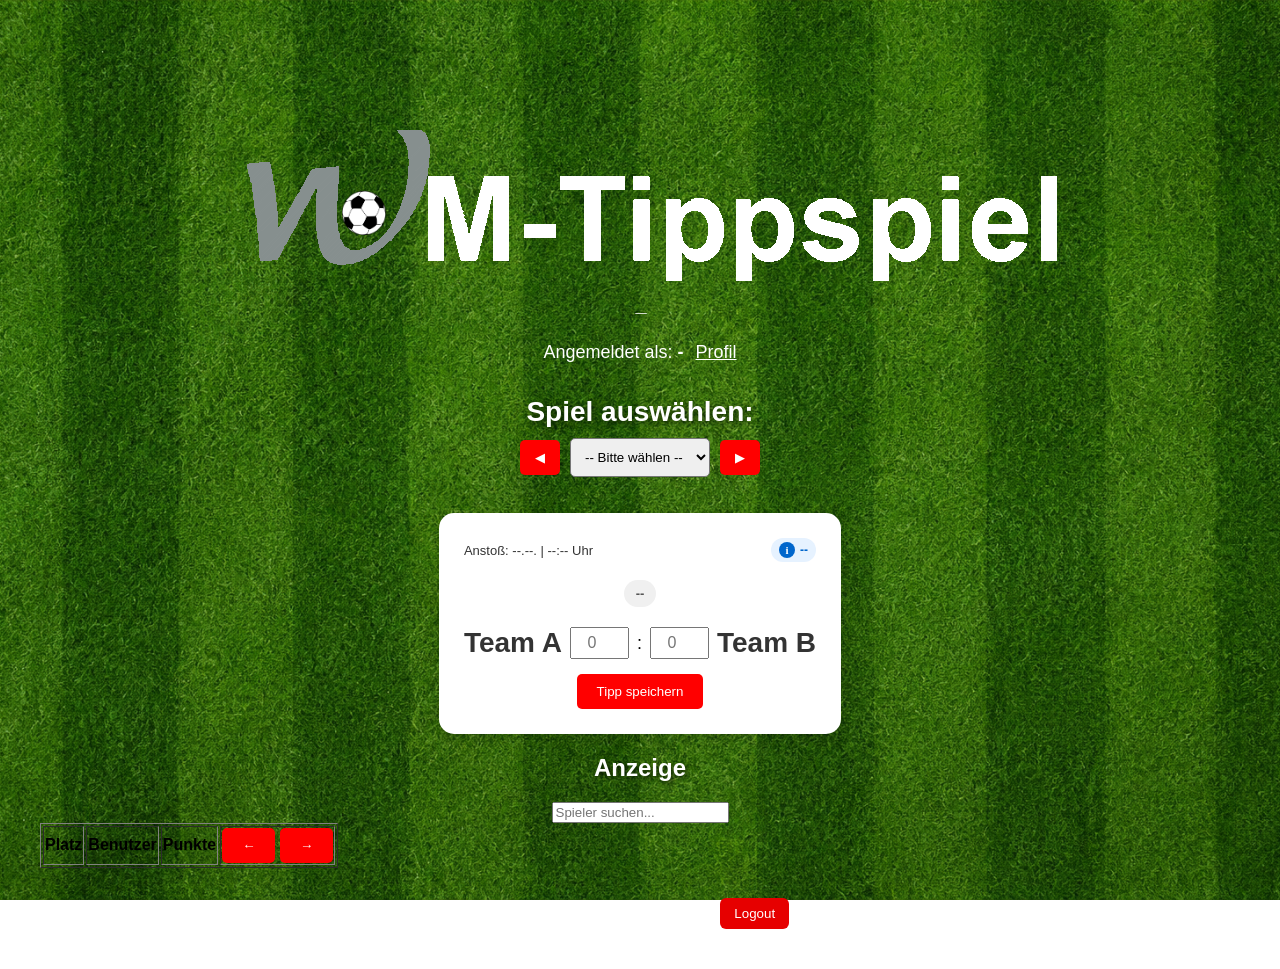
<file: index.html>
<!DOCTYPE html> 
<html lang="de"> 
<head> 
    <meta charset="UTF-8"> 
    <title>WM 2026 Tippspiel</title> 
  <style>
@font-face {
      font-family: 'MeineSchrift';
      src: url('GREGH___.ttf');
    }

    body {
      font-family: Arial, sans-serif;
      background-image: url("rasen chatgpt.png");
      background-size: cover;
      background-position: center;
      background-repeat: no-repeat;
      background-attachment: fixed;
      text-align: center;
      margin: 40px;
      padding-top: 200px;
      position: relative;
    }


    #header {
      display: flex;
      flex-direction: row;   /* Nebeneinander auch auf dem Smartphone */
      align-items: center;
      justify-content: center;
      gap: 15px;
      margin-top: -120px;
      text-align: center;
      flex-wrap: wrap;       /* Verhindert Überlaufen auf kleinen Displays */
    }

    #title {
      position: relative;
      top: 0;
      left: 0;
      font-size: clamp(40px, 6vw, 120px);
      color: white;
    }

    #wirsberg-logo {
      height: 150px;
    }


    #logo-container {
      position: relative;
      display: inline-block;
    }

    #logo {
        display: inline-block;
        position: relative;
        left: 20px;   
        right: 20px;  
        top: 10px;    
        bottom: 10px; 
        font-size: 90px;
        font-family: 'MeineSchrift', sans-serif; 
        color: white;
        font-weight: bold;
        letter-spacing: 0px;
        text-shadow: 3px 3px 8px rgba(0,0,0,0.3);
    }

    #ball-wrapper {
      position: absolute;
      left: 17.4%;
      top: 61%;
      transform: translate(-50%,-50%);
      animation: flug 1.5s ease-out forwards;
    }

    #ball {
      width: 44px;
      height: 44px;
      font-size: 38px;
      line-height: 44px;
      position: relative;
      z-index: 2;
      display: inline-block;
      animation: spin 15s linear infinite;
    }


    #name {
      margin-top: 50px;
    }

    label {
      font-size: 28px;
      font-weight: bold;
      color: white;
      text-shadow: 2px 2px 6px rgba(0,0,0,0.6);
    }

    #team_a, #team_b {
      font-size: 28px;
      color: white;
      text-shadow: 2px 2px 8px rgba(0,0,0,0.7);
    }

    .cursor {
      animation: blink 0.8s infinite;
      color: white;
      font-weight: bold;
      margin-left: 2px;
    }

    @keyframes blink {
      0%, 100% { opacity: 1; }
      50% { opacity: 0; }
    }

    @keyframes spin {
      0% { transform: rotate(0deg); }
      100% { transform: rotate(360deg); }
    }

    @keyframes flug {
        from {
            transform: translate(-50%, -50%) translate(800px, 400px);
        }
        to {
            transform: translate(-50%, -50%) translate(0, 0);
        }
    }


    button {
      padding: 10px 20px;
      border-radius: 5px;
      border: none;
      background-color: red;
      color: white;
      cursor: pointer;
    }

    button:disabled {
      background-color: #ccc;
      cursor: not-allowed;
    }


    .error-icon {
      color: white;
      background-color: #e60000;
      border-radius: 50%;
      width: 18px;
      height: 18px;
      font-size: 12px;
      line-height: 18px;
      text-align: center;
      font-family: "Georgia", serif;
      font-weight: bold;
      cursor: pointer;
      display: inline-block;
      margin-left: 8px;
      vertical-align: middle;
      position: relative;
    }

    .error-icon::after {
      content: "Der Username kann maximal 10 Zeichen sein!";
      position: absolute;
      bottom: 140%;
      left: 50%;
      transform: translateX(-50%);
      background-color: #333;
      color: white;
      padding: 6px 10px;
      border-radius: 5px;
      font-size: 12px;
      font-family: Arial, sans-serif;
      font-weight: normal;
      white-space: nowrap;
      visibility: hidden;
      opacity: 0;
      transition: opacity 0.2s ease-in-out;
      pointer-events: none;
      z-index: 999;
      box-shadow: 0px 2px 5px rgba(0,0,0,0.2);
    }

    .error-icon::before {
      content: "";
      position: absolute;
      bottom: 120%;
      left: 50%;
      transform: translateX(-50%);
      border-width: 6px;
      border-style: solid;
      border-color: #333 transparent transparent transparent;
      visibility: hidden;
      opacity: 0;
      transition: opacity 0.2s ease-in-out;
      pointer-events: none;
      z-index: 999;
    }

    .error-icon:hover::after, .error-icon:hover::before,
    .error-icon.active::after, .error-icon.active::before {
      visibility: visible;
      opacity: 1;
    }

    .info-badge {
      display: inline-flex;
      align-items: center;
      gap: 5px;
      background-color: #e6f2ff;
      color: #0066cc;
      padding: 4px 8px;
      border-radius: 12px;
      font-size: 12px;
      font-weight: bold;
      font-family: Arial, sans-serif;
      cursor: pointer;
      position: relative;
    }

    .info-badge::after {
      content: "Noch zu tippende Spiele";
      position: absolute;
      bottom: 140%;
      right: 0; 
      background-color: #0066cc;
      color: white;
      padding: 6px 10px;
      border-radius: 5px;
      font-size: 12px;
      font-family: Arial, sans-serif;
      font-weight: normal;
      white-space: nowrap;
      visibility: hidden;
      opacity: 0;
      transition: opacity 0.2s ease-in-out;
      pointer-events: none;
      z-index: 999;
      box-shadow: 0px 2px 5px rgba(0,0,0,0.2);
    }

    .info-badge::before {
      content: "";
      position: absolute;
      bottom: 120%;
      right: 25px; 
      border-width: 6px;
      border-style: solid;
      border-color: #0066cc transparent transparent transparent;
      visibility: hidden;
      opacity: 0;
      transition: opacity 0.2s ease-in-out;
      pointer-events: none;
      z-index: 999;
    }

    .info-badge:hover::after, .info-badge:hover::before,
    .info-badge.active::after, .info-badge.active::before {
      visibility: visible;
      opacity: 1;
    }

    .info-icon-blue {
      color: white;
      background-color: #0066cc;
      border-radius: 50%;
      width: 16px;
      height: 16px;
      font-size: 11px;
      line-height: 16px;
      text-align: center;
      font-family: "Georgia", serif;
      font-weight: bold;
      display: inline-block;
    }
  </style>
</head>
<body> 

<div id="header">
  <div id="logo-container">
    <img id="logo" src="logo mit titel final.png">
    <span id="ball-wrapper">
        <img id="ball" src="fussball_ohne_schatten.png">
    </span>
  </div>
</div>
<br>
<div id="begruessung_container" style="font-size: 20px; font-weight: bold; color: white; text-shadow: 1px 1px 4px rgba(0,0,0,0.6); margin-bottom: 25px; min-height: 24px;">
    <span id="begruessung_text"></span><span class="cursor">_</span>
</div>

<div id="user_info" style="margin-bottom: 15px; color: white; font-size: 18px; display: flex; justify-content: center; align-items: center; gap: 12px; flex-wrap: wrap;">
    <span>Angemeldet als: <strong><span id="username_display">-</span></strong></span>
    <a href="profil.html" style="color: #ffffff; text-decoration: underline;">Profil</a>
    <input type="hidden" id="name">
    <span id="limit-error" style="display:none; color:#fff; background:#e60000; padding:2px 6px; border-radius:4px;">Max. 10 Zeichen</span>
    <div id="meldung" style="display:none;"></div>
</div>

<br>
<label>Spiel auswählen:</label><br>
<div style="display: flex; justify-content: center; align-items: center; gap: 10px; margin-top: 10px;">
    <button id="btn_prev" style="padding: 10px 15px;">◀</button>

    <select id="spiel_select" style="padding: 10px; border-radius: 5px; cursor: pointer;">
        <option value="">-- Bitte wählen --</option>
    </select>

    <button id="btn_next" style="padding: 10px 15px;">▶</button>
</div>

<br><br>

<div id="tipp_box" style="position: relative; display: inline-block; background-color: white; padding: 25px; border-radius: 15px; box-shadow: 0 4px 12px rgba(0,0,0,0.2); min-width: 340px;">

    <div id="overlay" style="display: none; position: absolute; top: 0; left: 0; width: 100%; height: 100%; background: rgba(255, 255, 255, 0.88); backdrop-filter: blur(3px); z-index: 10; flex-direction: column; justify-content: center; align-items: center; border-radius: 15px;">
        <div style="font-size: 20px; font-weight: bold; color: #333; text-transform: uppercase; letter-spacing: 1px;">Spiel vorbei</div>
        <div style="font-size: 13px; color: #666; margin-top: 6px;">Endergebnis</div>
        <div id="overlay_score" style="font-size: 38px; font-weight: bold; color: #e60000; margin-top: 2px;">0 : 0</div>
    </div>

    <div style="display: flex; justify-content: space-between; align-items: center; margin-bottom: 8px;">
        <div style="font-size: 13px; color: #333;">Anstoß: <span id="spiel_datum">--.--.</span> | <span id="spiel_zeit">--:--</span> Uhr</div>
        <div class="info-badge" id="info_badge_tips" onclick="this.classList.toggle('active'); event.stopPropagation();">
            <span class="info-icon-blue">i</span>
            <span id="offene_tipps_count">--</span>
        </div>
    </div>

    <div id="countdown_box" style="margin: 10px 0 20px 0; font-size: 13px; font-weight: bold; color: #555; background: #f0f0f0; padding: 6px 12px; border-radius: 20px; display: inline-block;">--</div>

    <br>

    <div style="font-size: 18px; margin-bottom: 15px; display: flex; justify-content: center; align-items: center; gap: 8px;">
        <span id="team_a" style="font-weight:bold; color: #333; text-shadow: none;">Team A</span> 
        <input type="number" id="tore_a" min="0" step="1" oninput="this.value = this.value.replace(/[^0-9]/g, '');" style="width:45px; padding: 5px; text-align: center; font-size: 16px;" placeholder="0"> : 
        <input type="number" id="tore_b" min="0" step="1" oninput="this.value = this.value.replace(/[^0-9]/g, '');" style="width:45px; padding: 5px; text-align: center; font-size: 16px;" placeholder="0"> 
        <span id="team_b" style="font-weight:bold; color: #333; text-shadow: none;">Team B</span>
    </div>

    <button id="tippSpeichern">Tipp speichern</button>
</div>

  <h2 style="color: white; text-shadow: 2px 2px 4px rgba(0,0,0,0.6);">Anzeige</h2> 
  <div id="ausgabe"></div>


<input type="text" id="suche" placeholder="Spieler suchen...">
    <table border ="1">
        <thead>
            <tr>
                <th>Platz</th>
                <th>Benutzer</th>
                <th>Punkte</th>
                <th>
                    <button id="zurueck">&larr;</button>
                    <span id="spielT"></span>
                    <button id="weiter">&rarr;</button>
                </th>   
            </tr>
        </thead>
        <tbody id="tabelle1"></tbody>
    </table>

    <footer id="page_footer" style="margin: 30px auto 20px; max-width: 860px; color: white; display: flex; flex-wrap: wrap; justify-content: center; gap: 12px; font-size: 14px;">
        <a href="datenschutzerklärung.html" style="color: white; text-decoration: underline;">Datenschutzerklärung</a>
        <a href="impressum.html" style="color: white; text-decoration: underline;">Impressum</a>
        <button id="logout_button" style="padding: 8px 14px; border: none; border-radius: 6px; background: #e60000; color: white; cursor: pointer;">Logout</button>
    </footer>

 <!--Logik und DB-Verbindung mit JavaScript -->
  <script type="module">

    //Logik mit JavaScript --> beide Gruppen müssen hier arbeiten
    //siehe betreffender Bereich!!





     //---------------------------------------------------------------------
    //Supabase Verbindung (nicht ändern!!)
    //----------------------------------------------------------------------
    import { createClient } from "https://esm.sh/@supabase/supabase-js@2";

    const supabaseUrl = "https://kmhwwdsuzphkpfupkynf.supabase.co";
    const supabaseKey = "sb_publishable_7ih4VSPUkXVfHkBa7lrDCA_mO_d0pW1";

    const supabase = createClient(supabaseUrl, supabaseKey);
    let countdownInterval = null;
    let spielLadeId = 0;

    let typewriterTimeout = null;
    let typingAktiv = true;
    //----------------------------------------------------------------------
    //Gruppe1: Eingabe
    //----------------------------------------------------------------------

    function starteBegruessungAnim() {
        const name = document.getElementById("name").value.trim() || "Tipper";
        const text = `Hallo ${name}! Bereit zum Tippen?`;
        const element = document.getElementById("begruessung_text");
        element.innerText = "";
        let i = 0;

        typingAktiv = true;

        function type() {
            if (!typingAktiv) return;
            if (i < text.length) {
                element.innerText += text.charAt(i);
                i++;
                typewriterTimeout = setTimeout(type, 65);
            } else {
                typingAktiv = false;
            }
        }
        type();
    }

    async function spielLaden() {

        let meineLadeId = ++spielLadeId;

        // Zeichenlimit info
        let rawName = document.getElementById("name").value;
        if (rawName.length > 10) {
            rawName = rawName.slice(0, 10);
            document.getElementById("name").value = rawName;
        }
        const errorIcon = document.getElementById("limit-error");
        if (rawName.length >= 10) {
        errorIcon.style.display = "inline-block";
        } else {
        errorIcon.style.display = "none";
        }

        const id = document.getElementById("spiel_select").value;
        const name = document.getElementById("name").value.trim();
        //TestNameInternerSpeicher
        localStorage.setItem("tippspiel_username", name);

        const aktuellerName = name || "Tipper";
        if (!typingAktiv) {
            document.getElementById("begruessung_text").innerText = `Hallo ${aktuellerName}! Bereit zum Tippen?`;
        } else if (rawName.length > 0 && typewriterTimeout) {
            typingAktiv = false;
            clearTimeout(typewriterTimeout);
            document.getElementById("begruessung_text").innerText = `Hallo ${aktuellerName}! Bereit zum Tippen?`;
        }

        //Alter Timer löschen
        if (countdownInterval) {
            clearInterval(countdownInterval);
            countdownInterval = null;
        }
        // 1. Eingabefelder und Platzhalter standarmäßig zurücksetzen
        document.getElementById("overlay").style.display = "none";
        document.getElementById("tippSpeichern").disabled = false;
        document.getElementById("tore_a").disabled = false;
        document.getElementById("tore_b").disabled = false;
        document.getElementById("tore_a").value = "";
        document.getElementById("tore_b").value = "";
        document.getElementById("tore_a").placeholder = "0";
        document.getElementById("tore_b").placeholder = "0";

        // Wenn kein Spiel ausgewählt ist, hier stoppen
        if (!id) {
            document.getElementById("spiel_datum").innerText = "--.--.";
            document.getElementById("spiel_zeit").innerText = "--:--";
            document.getElementById("countdown_box").innerText = "--";
            offeneTippsBerechnen();
            return;
        }

        // 2. Aus der Tabelle "spiele" das Spiel mit dieser ID laden
        const { data: spiel, error } = await supabase
            .from("spiele")
            .select('team_a, team_b, Startzeit, "Spiel_fertig?", tore_team_a, tore_team_b')
            .eq("id", id)
            .single();

        if (meineLadeId !== spielLadeId) return;
        if (error) {
            alert("Fehler beim Laden der Spieldaten von ID " + id);
            console.error(error);
            return;
        }



        // 3. Teamnamen in HTML-Elemente 
        document.getElementById("team_a").innerText = spiel.team_a;
        document.getElementById("team_b").innerText = spiel.team_b;


        if (spiel.Startzeit) {

            const datumObjekt = new Date(spiel.Startzeit);

            const formatiertesDatum = datumObjekt.toLocaleDateString('de-DE', {
                day: '2-digit',
                month: '2-digit'
            });


            const formatierteZeit = datumObjekt.toLocaleTimeString('de-DE', {
                hour: '2-digit',
                minute: '2-digit'
            });
        document.getElementById("spiel_datum").innerText = formatiertesDatum;
        document.getElementById("spiel_zeit").innerText = formatierteZeit;
        } else {
        document.getElementById("spiel_datum").innerText = "--.--.";
        document.getElementById("spiel_zeit").innerText = "--:--";
        }

        //Neu
        if (name) {
            const { data: userDaten, error: userError } = await supabase
                .from("users") 
                .select("*")    
                .ilike("username", name)
                .maybeSingle();
                if (meineLadeId !== spielLadeId) return;
                if (!userError && userDaten) {
                const userUUID = userDaten.user_ID || userDaten.user_id;

                const { data: tipp, error: tippError } = await supabase
                    .from("tipps")
                    .select("tore_team_a, tore_team_b")
                    .eq("tipper_ID", userUUID) 
                    .eq("spiel_ID", id)
                    .maybeSingle(); 
                if (meineLadeId !== spielLadeId) return;
                if (!tippError && tipp) {
                    document.getElementById("tore_a").placeholder = tipp.tore_team_a;
                    document.getElementById("tore_b").placeholder = tipp.tore_team_b;
                }
            }
        }

        const istSpielFertig = spiel["Spiel_fertig?"];

        if (istSpielFertig) {
            // A: Das Spiel ist offiziell beendet
            document.getElementById("countdown_box").innerText = "Beendet";
            document.getElementById("overlay_score").innerText = `${spiel.tore_team_a} : ${spiel.tore_team_b}`;
            document.getElementById("overlay").style.display = "flex"; // Zeigt das Overlay an

            document.getElementById("tippSpeichern").disabled = true;
            document.getElementById("tore_a").disabled = true;
            document.getElementById("tore_b").disabled = true;
        } else if (spiel.Startzeit) {
            // B: Spiel läuft noch oder kommt erst noch -> Countdown starten
            const startzeitMs = new Date(spiel.Startzeit).getTime();

            const berechneCountdown = () => {
                const jetztMs = new Date().getTime();
                const verbleibendeZeit = startzeitMs - jetztMs;

                if (verbleibendeZeit <= 0) {
                    // Startzeit überschritten Spiel läuft aktuell
                    document.getElementById("countdown_box").innerText = "Spiel läuft...";
                    document.getElementById("tippSpeichern").disabled = true;
                    document.getElementById("tore_a").disabled = true;
                    document.getElementById("tore_b").disabled = true;
                    clearInterval(countdownInterval);

                if (countdownInterval) {
                        clearInterval(countdownInterval);
                        countdownInterval = null;
                    }

                } else {
                    // Countdown berechnen (Tage, Stunden, Minuten, Sekunden)
                    const tage = Math.floor(verbleibendeZeit / (1000 * 60 * 60 * 24));
                    const stunden = Math.floor((verbleibendeZeit % (1000 * 60 * 60 * 24)) / (1000 * 60 * 60));
                    const minuten = Math.floor((verbleibendeZeit % (1000 * 60 * 60)) / (1000 * 60));
                    const sekunden = Math.floor((verbleibendeZeit % (1000 * 60)) / 1000);

                    let text = "Tippen möglich bis: ";
                    if (tage > 0) text += `${tage}d `;
                    text += `${stunden}h ${minuten}m ${sekunden}s`;

                    document.getElementById("countdown_box").innerText = text;
                }
            };

            berechneCountdown();

            // Falls das Spiel noch nicht läuft den Intervall-Timer starten
            const jetztMs = new Date().getTime();
            if (startzeitMs - jetztMs > 0) {
                countdownInterval = setInterval(berechneCountdown, 1000);
            }
        } else {
            document.getElementById("countdown_box").innerText = "--";
        }

        offeneTippsBerechnen();

    }



    // Diese Funktion füllt das Dropdown-Menü beim Laden der Seite
    async function spieleListeLaden() {
        const { data: spiele, error } = await supabase
        .from("spiele")
        .select('id, team_a, team_b, name, Startzeit, "Spiel_fertig?"') 
        .eq("spiel_freigeschaltet", true)
        .order("id", { ascending: true });

        if (error) {
            console.error("Fehler beim Laden der Spieleliste:", error.message);
            return;
        }

        const select = document.getElementById("spiel_select");
        select.innerHTML = '<option value="" disabled>-- Bitte wählen --</option>';

        if (spiele) {
            spiele.forEach(spiel => {
                const option = document.createElement("option");
                option.value = spiel.id;
                option.text = spiel.name || `${spiel.team_a} gegen ${spiel.team_b}`; 
                select.appendChild(option);
            });


            const jetztMs = new Date().getTime();
            let closestSpielId = spiele[0].id;
            let minDiffZukunft = Infinity;
            let minDiffVergangenheit = Infinity;
            let pastClosestId = spiele[0].id;

            spiele.forEach(spiel => {
                if (spiel.Startzeit && !spiel["Spiel_fertig?"]) {
                    const spielMs = new Date(spiel.Startzeit).getTime();
                    const diff = spielMs - jetztMs;

                    if (diff >= 0) {

                        if (diff < minDiffZukunft) {
                            minDiffZukunft = diff;
                            closestSpielId = spiel.id;
                        }
                    } else {

                        if (Math.abs(diff) < minDiffVergangenheit) {
                            minDiffVergangenheit = Math.abs(diff);
                            pastClosestId = spiel.id;
                        }
                    }
                }
            });

            if (minDiffZukunft !== Infinity) {
                select.value = closestSpielId;
            } else if (minDiffVergangenheit !== Infinity) {
                select.value = pastClosestId;
            } else if (spiele.length > 0) {
                select.value = spiele[0].id;
            }
        }

        await spielLaden();
        starteBegruessungAnim();
    }

        async function speichern() {
        //Alle Daten aus den Feldern sammeln
        const name = document.getElementById("name").value;
        const spielID = document.getElementById("spiel_select").value;
        const teamA = document.getElementById("team_a").innerText;
        const teamB = document.getElementById("team_b").innerText;
        const toreA = Number(document.getElementById("tore_a").value);
        const toreB = Number(document.getElementById("tore_b").value);

        // Ist alles ausgefüllt?
        if (!name || !spielID || teamA === "") {
            alert("Bitte Namen eingeben und Spiel laden!");
            return;
        }


        const { data: userDaten, error: userError } = await supabase
            .from("users") 
            .select("*")
            .ilike("username", name)
            .maybeSingle();

        if (userError || !userDaten) {
            alert("Fehler: Der Nutzername '" + name + "' existiert nicht in der Tabelle 'profile'!");
            return;
        }

        const userUUID = userDaten.user_ID || userDaten.user_id;

        if (!userUUID) {
            alert("Fehler: Die ID des Nutzers konnte nicht ausgelesen werden. Bitte Spaltennamen prüfen.");
            return;
        }


        const { error } = await supabase
            .from("tipps") 
            .upsert([{
                tipper_ID: userUUID, 
                spiel_ID: spielID,
                tore_team_a: toreA,
                tore_team_b: toreB
            }],
            { onConflict: 'tipper_ID,spiel_ID' });

        if (error) {
            alert("Fehler beim Speichern: " + error.message);
        } else {
            alert("Tipp für " + teamA + " vs. " + teamB + " wurde gespeichert!");

            // Textfelder leeren und Werte in die grauen Platzhalter schieben
            document.getElementById("tore_a").placeholder = toreA;
            document.getElementById("tore_b").placeholder = toreB;
            document.getElementById("tore_a").value = "";
            document.getElementById("tore_b").value = "";

            offeneTippsBerechnen();
        }
    }


    async function offeneTippsBerechnen() {
        const name = document.getElementById("name").value.trim();
        const counterSpan = document.getElementById("offene_tipps_count");

        if (!name) {
            counterSpan.innerText = "--";
            return;
        }

        const { data: userDaten, error: userError } = await supabase
            .from("users") 
            .select("*")
            .ilike("username", name)
            .maybeSingle();

        if (userError || !userDaten) {
            counterSpan.innerText = "--";
            return;
        }

        const userUUID = userDaten.user_ID || userDaten.user_id;


        const { data: spiele, error: spieleError } = await supabase
            .from("spiele")
            .select('id, Startzeit, "Spiel_fertig?"')
            .eq("spiel_freigeschaltet", true);

        if (spieleError || !spiele) return;

        const { data: tipps, error: tippsError } = await supabase
            .from("tipps")
            .select("spiel_ID")
            .eq("tipper_ID", userUUID);

        if (tippsError || !tipps) return;

        const getippteSpielIDs = new Set(tipps.map(t => String(t.spiel_ID)));

        let offeneTipps = 0;
        const jetztMs = new Date().getTime();

        spiele.forEach(spiel => {

            if (!getippteSpielIDs.has(String(spiel.id))) {

                const istFertig = spiel["Spiel_fertig?"];
                const startzeitMs = spiel.Startzeit ? new Date(spiel.Startzeit).getTime() : 0;
                const läuftBereits = spiel.Startzeit && (startzeitMs <= jetztMs);


                if (!istFertig && !läuftBereits) {
                    offeneTipps++;
                }
            }
        });

        counterSpan.innerText = offeneTipps;
    }

    // Navigiert durch das Dropdown-Menü
    function spielWechseln(richtung) {
        const select = document.getElementById("spiel_select");
        const currentIndex = select.selectedIndex;
        const totalOptions = select.options.length;


        if (totalOptions <= 1) return;

        let newIndex = currentIndex + richtung;

        // prüfen: Index 0 Spiele fangen bei 1 an
        if (newIndex < 1) {
            newIndex = totalOptions - 1; 
        } else if (newIndex >= totalOptions) {
            newIndex = 1; 
        }


        select.selectedIndex = newIndex;


        spielLaden();
      }
      //InternerSpeicherTest
      const gespeicherterName = localStorage.getItem("tippspiel_username");
      if (gespeicherterName) {
        document.getElementById("name").value = gespeicherterName;
        setTimeout(offeneTippsBerechnen, 500);
      }

        const input = document.getElementById("name");
        const meldung = document.getElementById("meldung");

    spieleListeLaden();

      window.addEventListener("click", () => {
        const badge = document.getElementById("info_badge_tips");
        const err = document.getElementById("limit-error");
        if (badge) badge.classList.remove("active");
        if (err) err.classList.remove("active");
    });


    async function checkAuthAndInit() {
        const { data: { session }, error: authError } = await supabase.auth.getSession();

        if (authError || !session) {
            // Nicht eingeloggt -> Weiterleitung zur Loginseite
            window.location.href = "login.html";
            return;
        }

        const user = session.user;


        const { data: userDaten, error: userError } = await supabase
            .from("users")
            .select("username")
            .eq("user_ID", user.id)
            .maybeSingle();

        if (userError || !userDaten) {
            alert("Fehler: Profil wurde nicht gefunden!");
            window.location.href = "login.html";
            return;
        }


        document.getElementById("username_display").innerText = userDaten.username;
        document.getElementById("name").value = userDaten.username;
    }



let points_for_l1_prediction = 4;
let points_for_l2_prediction = 3;
let points_for_l3_prediction = 2;
let points_for_draw_prediction = 2;
let aktuellesSpiel = 0;
let rangliste = [];
let zeileT = [];

const { data: spiele, error:  errorspiele} = await supabase.from("spiele").select("*").order("id", {ascending: true});
    if(errorspiele)
     {
       document.getElementById("ausgabe").innerText=errorspiele.message;
     }

const { data: users, error: errorusers} = await supabase.from("users").select("*");
    if(errorusers)
    {
        document.getElementById("ausgabe").innerText=errorusers.message;
    }


// Funktion zum sortieren und einfuegen in das Array

async function ranglisteEintragen()
{


    for(let i = 0; i < users.length; i++)
    {
        let gesamtPunkte = await gesPunkteBerechnen(users[i].user_ID);
        rangliste.push({
            user_ID: users[i].user_ID,
            punkte: gesamtPunkte
        });

    }
    rangliste.sort((a, b) => b.punkte - a.punkte);


}



async function punkteBerechnen(spielID, tippA, tippB)
{

  let temp1 = spiele[spielID].tore_team_a - spiele[spielID].tore_team_b;
  //arr_result_goals_A[i] - arr_result_goals_B[i];
        let temp2 = tippA - tippB;
        //matrix_predict_goals_A[j][i] - matrix_predict_goals_B[j][i];

          if ( temp1 == temp2 && tippA == spiele[spielID].tore_team_a)
          {
            return points_for_l1_prediction;
          }
          else
          {
            if ( temp1 == temp2 && temp1 != 0)
            {
              return points_for_l2_prediction;
            }
            else
            {
                if ( temp1 == temp2 && temp1 == 0)
                {
                  return points_for_draw_prediction;
                }
              else
              {
                if ( Math.sign(temp1) == Math.sign(temp2) )
                {
                  return points_for_l3_prediction;
                }
                else
                {
                  return 0;
                }
              }
            }

          }

}

async function gesPunkteBerechnen(tipper_ID)
{
    const { data: tipps, error: errortipps } = await supabase.from("tipps").select("*").eq("tipper_ID", tipper_ID);
    if(errortipps)
    {
        document.getElementById("ausgabe").innerText=errortipps.message;
        return;
    }
    let answer = 0;
    for(let i = 0; i < tipps.length; i++)
    {
        answer = answer + await punkteBerechnen(tipps[i].spiel_ID, tipps[i].tore_team_a, tipps[i].tore_team_b)
    }
    return answer;
}

async function nameUserIdGeben(userId)
{
    const { data: usersEq, error: errorusers} = await supabase.from("users").select("*").eq("user_ID", userId);
    if(errorusers)
    {
        document.getElementById("ausgabe").innerText=errorusers.message;
        return;
    }
    if(usersEq.length != 0)
    {
        return usersEq[0].username;
    }
    else
    {
        console.log("invalide User_ID");
        return null;
    }
}

// Funktion zum Laden von Platz, Benutzer und Punkte

async function festeSpaltenLaden()
{
    let rang = 1;
    const tabelle = document.getElementById("tabelle1");
    let pktVorher = -1;
    tabelle.innerHTML = "";
    for(let i = 0; i < rangliste.length; i++)
    {
        let gesPunkte = rangliste[i].punkte;
        if(gesPunkte < pktVorher)
        {
            rang++;
        }
         const row = tabelle.insertRow();

        row.insertCell().innerText = rang;
        row.insertCell().innerText = await nameUserIdGeben(rangliste[i].user_ID);
        row.insertCell().innerText = gesPunkte;
        row.insertCell().innerHTML = ""; // spätere Spalte

        pktVorher = gesPunkte;
        pktVorher = gesPunkte;
    }
    await variableSpalteLaden(aktuellesSpiel);
}


// Funktion zum Laden von der Spalte mit Tipps

async function variableSpalteLaden(spielId)
{
    const { data: tipps, error: errortipps } = await supabase.from("tipps").select("*").eq("spiel_ID", spielId);
    const { data: spiele, error: errorspiele} = await supabase.from("spiele").select("*").order("id", {ascending: true});
    if(errortipps)
    {
        document.getElementById("ausgabe").innerText=errortipps.message;
        return;
    }
    if(errorspiele)
    {
        document.getElementById("ausgabe").innerText=errorspiele.message;
        return;
    }
    document.getElementById("spielT").innerText=spiele[spielId].team_a + " - " + spiele[spielId].team_b + "\n" + spiele[spielId].tore_team_a + " : " + spiele[spielId].tore_team_b;
    const tabelle = document.getElementById("tabelle1");
    let temp1 = false;
    for(let i=0; i<rangliste.length;i++)
    {
        temp1 = false;
        for(let j=0; j < tipps.length; j++)
        {
            if(rangliste[i].user_ID == tipps[j].tipper_ID && tipps[j].spiel_ID == spielId)
            {
                let punkte = await punkteBerechnen(aktuellesSpiel, tipps[j].tore_team_a, tipps[j].tore_team_b);
                temp1 = true;     
                tabelle.rows[i].cells[3].innerHTML =
                    `${tipps[j].tore_team_a} : ${tipps[j].tore_team_b}<sup>${punkte}</sup>`;
                break;
            }
        }

        if (temp1 == false)
        {
           tabelle.rows[i].cells[3].innerHTML =
            `- : -<sup>0</sup>`;
        }

    }
}
// Funktion fuer die Pfeile
async function spielRechts(w)
{
    //const tabelle = document.getElementById("tabelle1");
    //tabelle.innerHTML = "";
    if(w && aktuellesSpiel != 15)
    {
        aktuellesSpiel += 1;
    }
    else if(!w && aktuellesSpiel != 0)
    {
        aktuellesSpiel -= 1;
    }
    else if(w && aktuellesSpiel == 15)
    {
        aktuellesSpiel = 0;
    }
    else
    {
        aktuellesSpiel = 15;
    }
    await variableSpalteLaden(aktuellesSpiel);
}
await ranglisteEintragen();
await festeSpaltenLaden();
//Suchfeld code
function spielerSuchen() {
    const suchtext = document.getElementById("suche").value.toLowerCase();
    const zeilen = document.querySelectorAll("#tabelle1 tr");

    zeilen.forEach(zeile => {
        const username = zeile.cells[1].textContent.toLowerCase();

        if (username.includes(suchtext)) {
            zeile.style.display = "";
        } else {
            zeile.style.display = "none";
        }
    });
}

document.getElementById("suche").addEventListener("input", spielerSuchen);
document.getElementById("weiter").addEventListener("click", function() {
spielRechts(true);});
document.getElementById("zurueck").addEventListener("click", function() {
spielRechts(false);});

        //test, weil ranglistentabelle nicht geladen wird, chat lösungsvorschlag, idk 
        checkAuthAndInit();

        spieleListeLaden();
    // Funktionen global machen, damit die Buttons sie find en
    document.getElementById("tippSpeichern").addEventListener("click", speichern);
    document.getElementById("spiel_select").addEventListener("change", spielLaden);
    document.getElementById("btn_prev").addEventListener("click", () => spielWechseln(-1));
    document.getElementById("btn_next").addEventListener("click", () => spielWechseln(1));
    //Veraltet: Wenn man den Namen tippt, sucht das System auch direkt nach alten Tipps
    document.getElementById("name").addEventListener("input", spielLaden);
    document.getElementById("logout_button").addEventListener("click", async () => {
        await supabase.auth.signOut();
        window.location.href = "login.html";
    });
    </script> 
</body> 
</html>
</file>
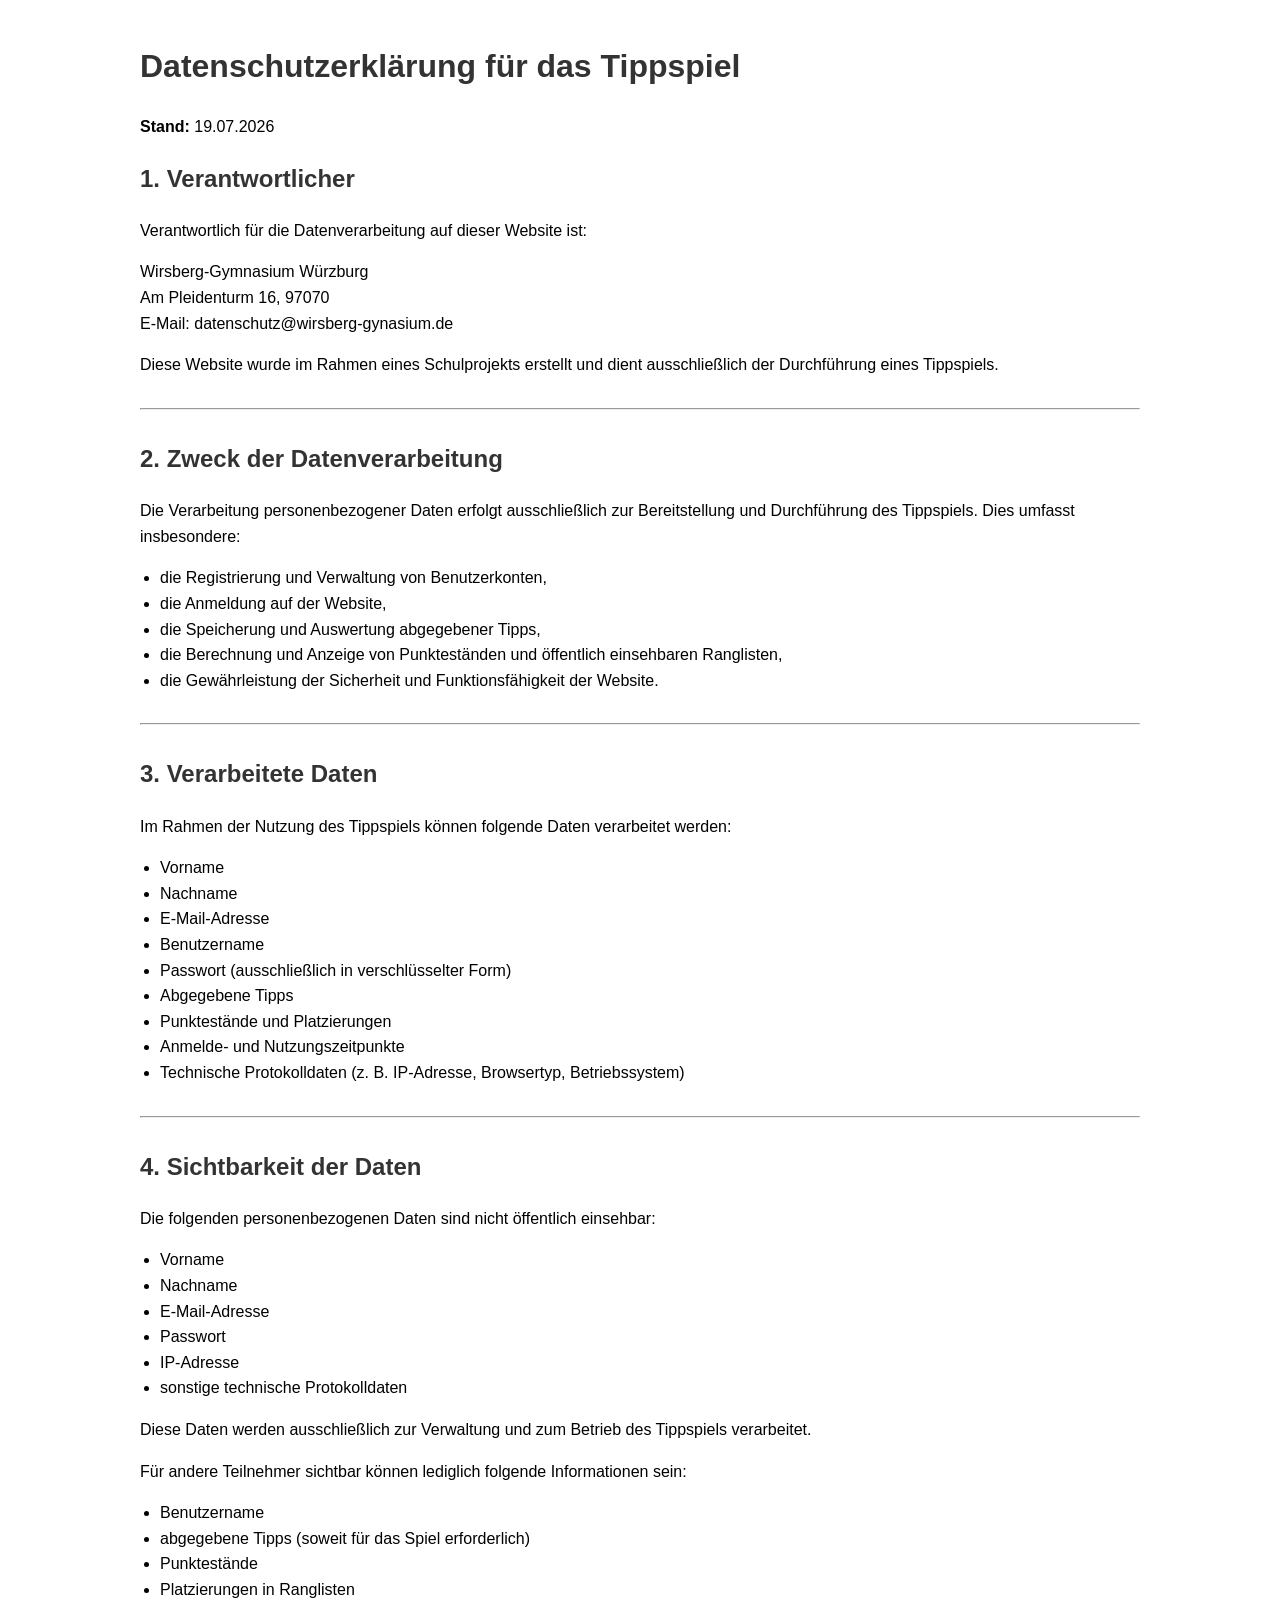
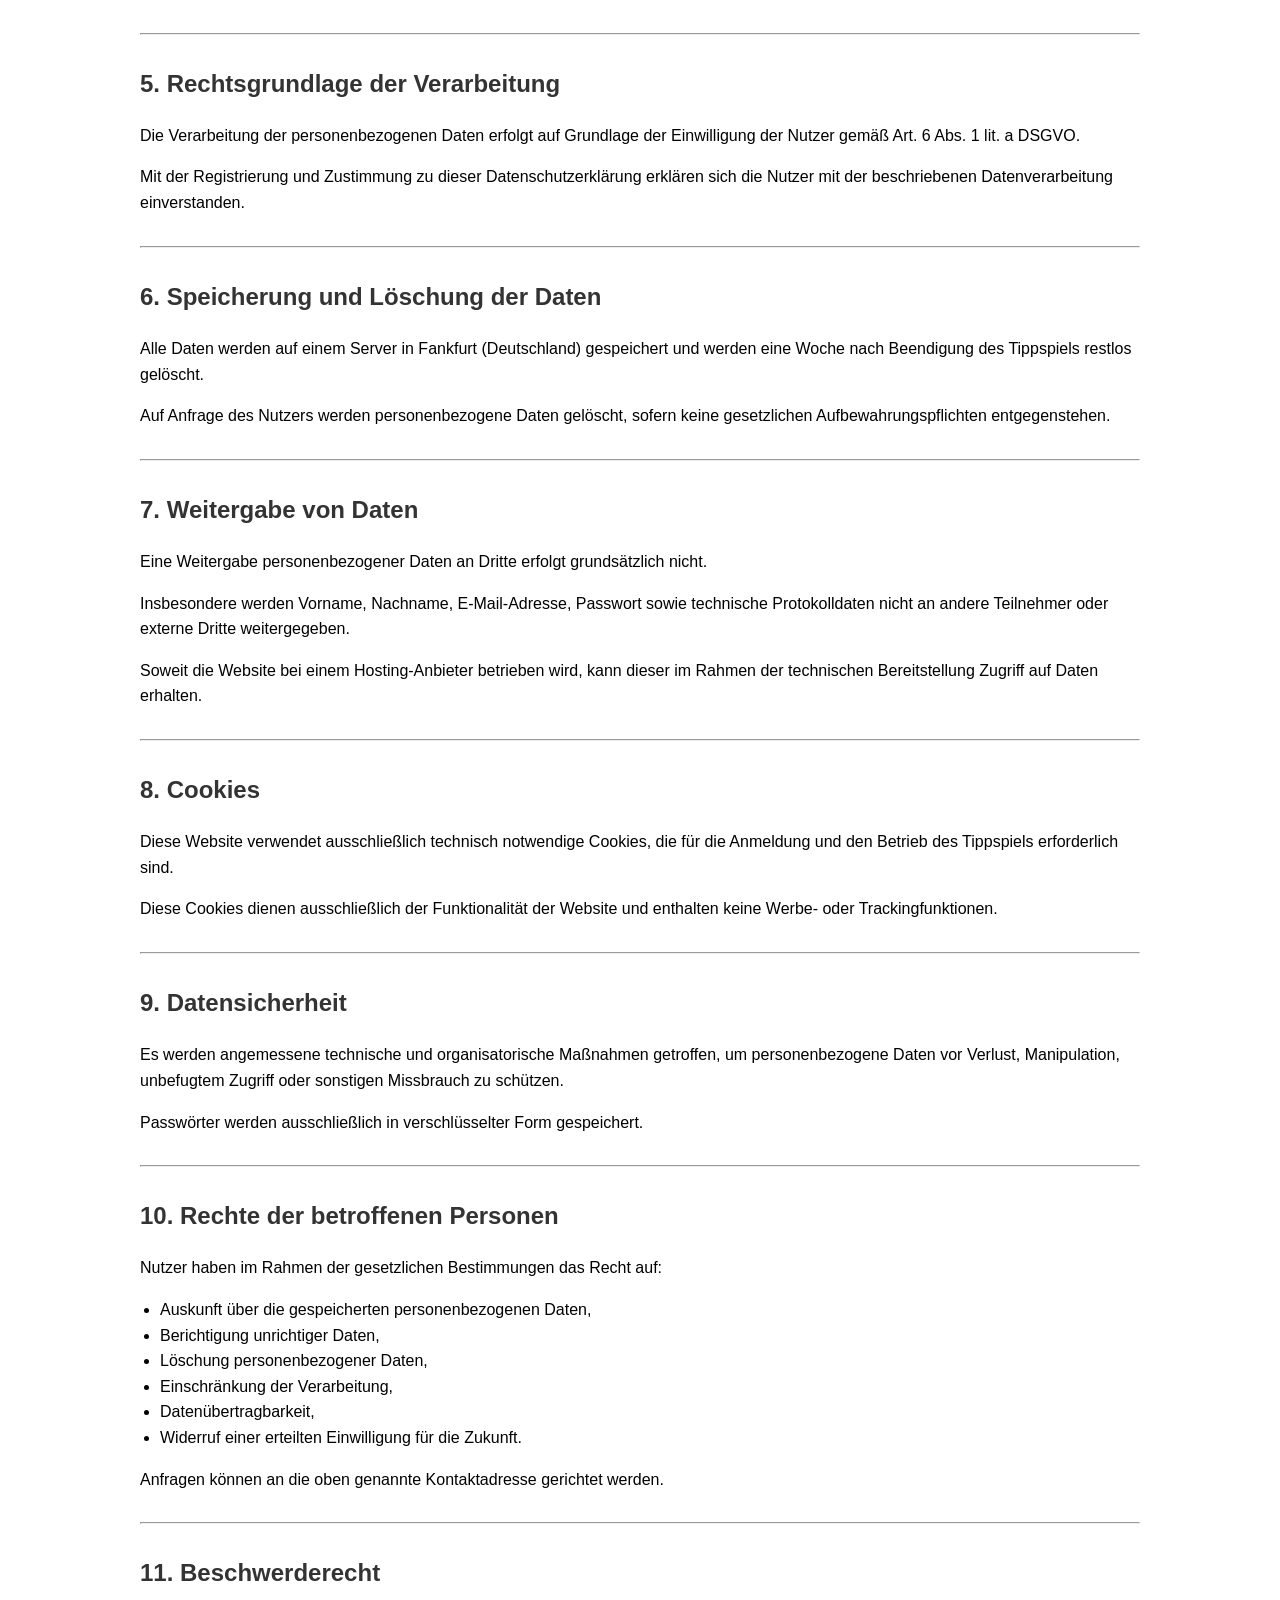
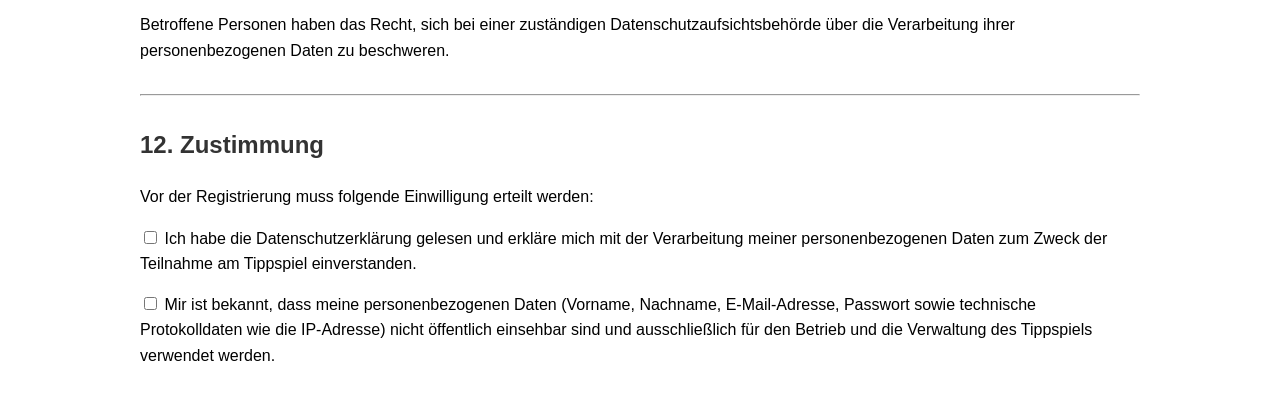
<file: datenschutzerklärung.html>
<!DOCTYPE html>
<html lang="de">
<head>
    <meta charset="UTF-8">
    <meta name="viewport" content="width=device-width, initial-scale=1.0">
    <title>Datenschutzerklärung für das Tippspiel</title>
    <style>
        body {
            font-family: Arial, sans-serif;
            line-height: 1.6;
            max-width: 1000px;
            margin: 0 auto;
            padding: 20px;
        }

        h1, h2 {
            color: #333;
        }

        .section {
            margin-bottom: 30px;
        }

        ul {
            padding-left: 20px;
        }

        .consent-box {
            margin: 15px 0;
        }

        label {
            cursor: pointer;
        }

        hr {
            margin: 30px 0;
        }
    </style>
</head>
<body>

    <h1>Datenschutzerklärung für das Tippspiel</h1>
    <p><strong>Stand:</strong> 19.07.2026</p>

    <div class="section">
        <h2>1. Verantwortlicher</h2>
        <p>
            Verantwortlich für die Datenverarbeitung auf dieser Website ist:
        </p>

        <p>
            Wirsberg-Gymnasium Würzburg<br>
            Am Pleidenturm 16, 97070<br>
            E-Mail: datenschutz@wirsberg-gynasium.de
            
        </p>

        <p>
            Diese Website wurde im Rahmen eines Schulprojekts erstellt und dient ausschließlich der Durchführung eines Tippspiels.
        </p>
    </div>

    <hr>

    <div class="section">
        <h2>2. Zweck der Datenverarbeitung</h2>

        <p>
            Die Verarbeitung personenbezogener Daten erfolgt ausschließlich zur Bereitstellung und Durchführung des Tippspiels.
            Dies umfasst insbesondere:
        </p>

        <ul>
            <li>die Registrierung und Verwaltung von Benutzerkonten,</li>
            <li>die Anmeldung auf der Website,</li>
            <li>die Speicherung und Auswertung abgegebener Tipps,</li>
            <li>die Berechnung und Anzeige von Punkteständen und öffentlich einsehbaren Ranglisten,</li>
            <li>die Gewährleistung der Sicherheit und Funktionsfähigkeit der Website.</li>
        </ul>
   
    
    </div>

    <hr>

    <div class="section">
        <h2>3. Verarbeitete Daten</h2>

        <p>Im Rahmen der Nutzung des Tippspiels können folgende Daten verarbeitet werden:</p>

        <ul>
            <li>Vorname</li>
            <li>Nachname</li>
            <li>E-Mail-Adresse</li>
            <li>Benutzername</li>
            <li>Passwort (ausschließlich in verschlüsselter Form)</li>
            <li>Abgegebene Tipps</li>
            <li>Punktestände und Platzierungen</li>
            <li>Anmelde- und Nutzungszeitpunkte</li>
            <li>Technische Protokolldaten (z. B. IP-Adresse, Browsertyp, Betriebssystem)</li>
        </ul>
    
    
    </div>

    <hr>

    <div class="section">
        <h2>4. Sichtbarkeit der Daten</h2>

        <p>Die folgenden personenbezogenen Daten sind nicht öffentlich einsehbar:</p>

        <ul>
            <li>Vorname</li>
            <li>Nachname</li>
            <li>E-Mail-Adresse</li>
            <li>Passwort</li>
            <li>IP-Adresse</li>
            <li>sonstige technische Protokolldaten</li>
        </ul>

        <p>
            Diese Daten werden ausschließlich zur Verwaltung und zum Betrieb des Tippspiels verarbeitet.
        </p>

        <p>Für andere Teilnehmer sichtbar können lediglich folgende Informationen sein:</p>

        <ul>
            <li>Benutzername</li>
            <li>abgegebene Tipps (soweit für das Spiel erforderlich)</li>
            <li>Punktestände</li>
            <li>Platzierungen in Ranglisten</li>
        </ul>
    </div>

    <hr>

    <div class="section">
        <h2>5. Rechtsgrundlage der Verarbeitung</h2>

        <p>
            Die Verarbeitung der personenbezogenen Daten erfolgt auf Grundlage der Einwilligung der Nutzer gemäß Art. 6 Abs. 1 lit. a DSGVO.
        </p>

        <p>
            Mit der Registrierung und Zustimmung zu dieser Datenschutzerklärung erklären sich die Nutzer mit der beschriebenen Datenverarbeitung einverstanden.
        </p>
    </div>

    <hr>

    <div class="section">
        <h2>6. Speicherung und Löschung der Daten</h2>

        <p>
            Alle Daten werden auf einem Server in Fankfurt (Deutschland) gespeichert und werden eine Woche nach Beendigung des Tippspiels restlos gelöscht.
        </p>
        
        <p>
            Auf Anfrage des Nutzers werden personenbezogene Daten gelöscht, sofern keine gesetzlichen Aufbewahrungspflichten entgegenstehen.
        </p>
    </div>

    <hr>

    <div class="section">
        <h2>7. Weitergabe von Daten</h2>

        <p>
            Eine Weitergabe personenbezogener Daten an Dritte erfolgt grundsätzlich nicht.
        </p>

        <p>
            Insbesondere werden Vorname, Nachname, E-Mail-Adresse, Passwort sowie technische Protokolldaten nicht an andere Teilnehmer oder externe Dritte weitergegeben.
        </p>

        <p>
            Soweit die Website bei einem Hosting-Anbieter betrieben wird, kann dieser im Rahmen der technischen Bereitstellung Zugriff auf Daten erhalten.
        </p>
    </div>

    <hr>

    <div class="section">
        <h2>8. Cookies</h2>

        <p>
            Diese Website verwendet ausschließlich technisch notwendige Cookies, die für die Anmeldung und den Betrieb des Tippspiels erforderlich sind.
        </p>

        <p>
            Diese Cookies dienen ausschließlich der Funktionalität der Website und enthalten keine Werbe- oder Trackingfunktionen.
        </p>
    </div>

    <hr>

    <div class="section">
        <h2>9. Datensicherheit</h2>

        <p>
            Es werden angemessene technische und organisatorische Maßnahmen getroffen, um personenbezogene Daten vor Verlust, Manipulation, unbefugtem Zugriff oder sonstigen Missbrauch zu schützen.
        </p>

        <p>
            Passwörter werden ausschließlich in verschlüsselter Form gespeichert.
        </p>
    </div>

    <hr>

    <div class="section">
        <h2>10. Rechte der betroffenen Personen</h2>

        <p>Nutzer haben im Rahmen der gesetzlichen Bestimmungen das Recht auf:</p>

        <ul>
            <li>Auskunft über die gespeicherten personenbezogenen Daten,</li>
            <li>Berichtigung unrichtiger Daten,</li>
            <li>Löschung personenbezogener Daten,</li>
            <li>Einschränkung der Verarbeitung,</li>
            <li>Datenübertragbarkeit,</li>
            <li>Widerruf einer erteilten Einwilligung für die Zukunft.</li>
        </ul>

        <p>
            Anfragen können an die oben genannte Kontaktadresse gerichtet werden.
        </p>
    </div>

    <hr>

    <div class="section">
        <h2>11. Beschwerderecht</h2>

        <p>
            Betroffene Personen haben das Recht, sich bei einer zuständigen Datenschutzaufsichtsbehörde über die Verarbeitung ihrer personenbezogenen Daten zu beschweren.
        </p>
    </div>

    <hr>

    <div class="section">
        <h2>12. Zustimmung</h2>

        <p>Vor der Registrierung muss folgende Einwilligung erteilt werden:</p>

        <div class="consent-box">
            <input type="checkbox" id="consent1" name="consent1" required>
            <label for="consent1">
                Ich habe die Datenschutzerklärung gelesen und erkläre mich mit der Verarbeitung meiner personenbezogenen Daten zum Zweck der Teilnahme am Tippspiel einverstanden.
            </label>
        </div>

        <div class="consent-box">
            <input type="checkbox" id="consent2" name="consent2" required>
            <label for="consent2">
                Mir ist bekannt, dass meine personenbezogenen Daten (Vorname, Nachname, E-Mail-Adresse, Passwort sowie technische Protokolldaten wie die IP-Adresse) nicht öffentlich einsehbar sind und ausschließlich für den Betrieb und die Verwaltung des Tippspiels verwendet werden.
            </label>
        </div>
    </div>

</body>
</html>
</file>
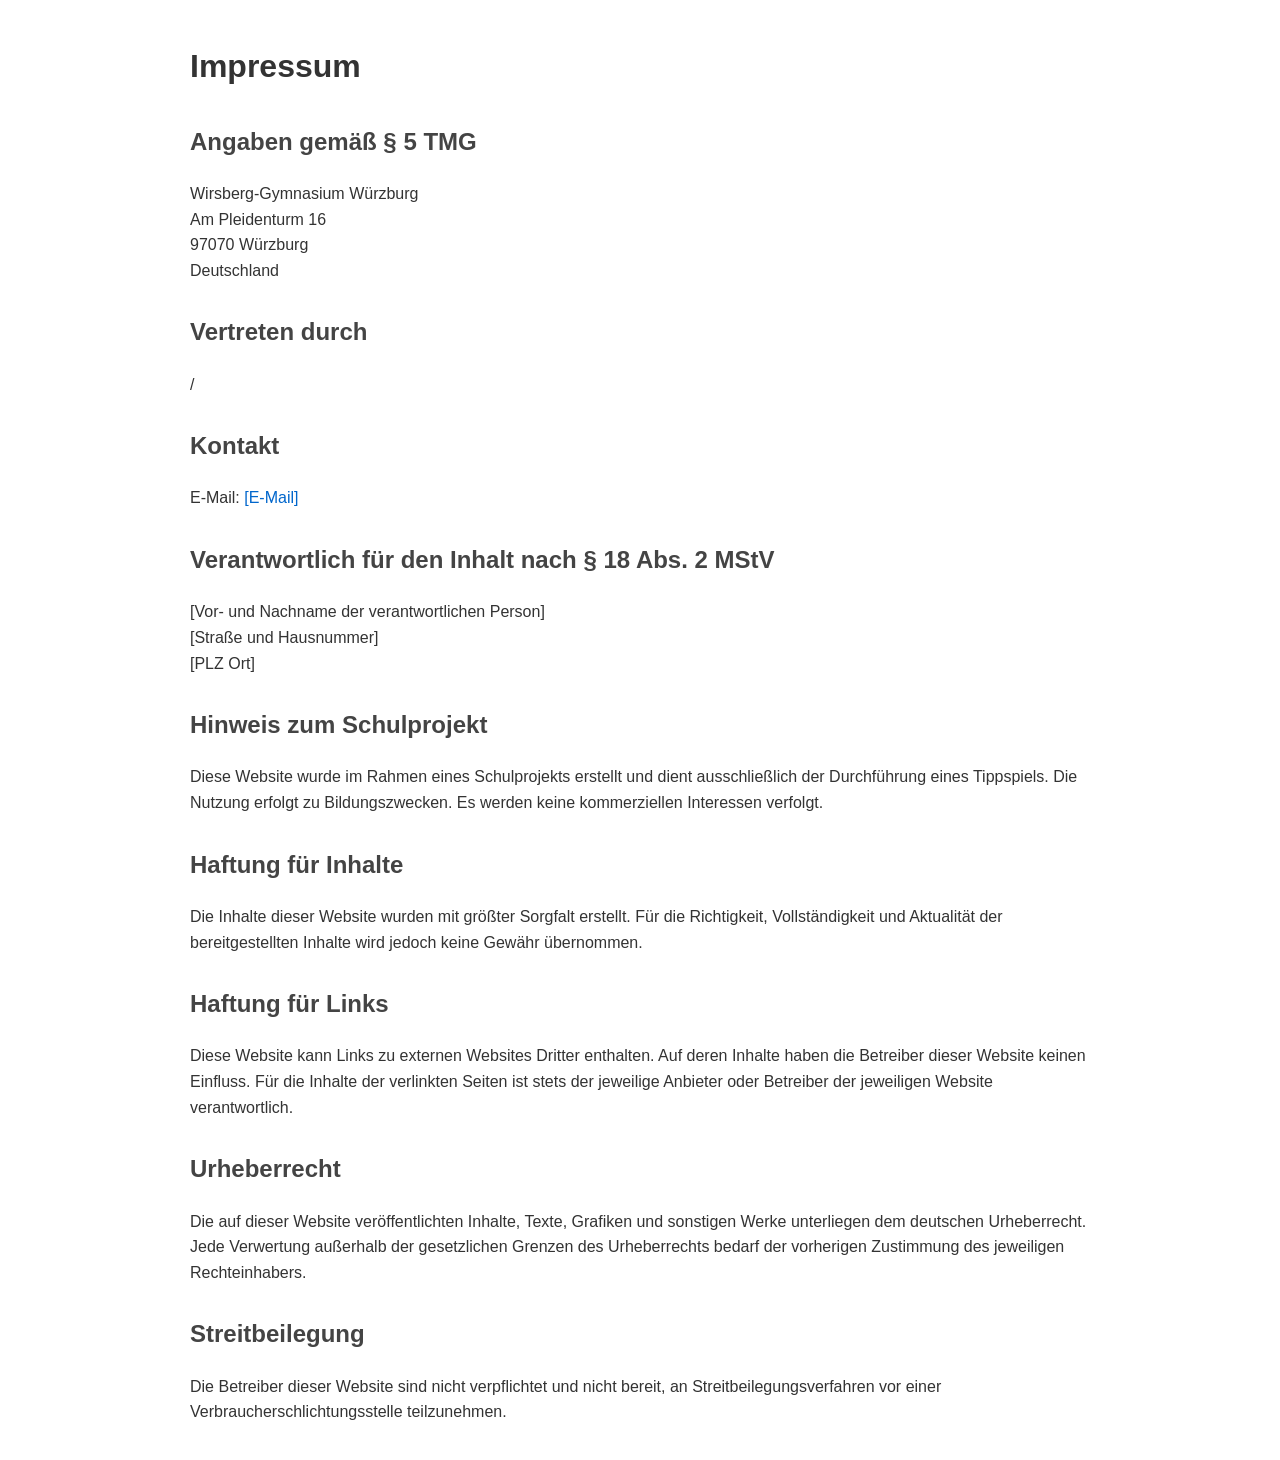
<file: impressum.html>
<!DOCTYPE html>
<html lang="de">
<head>
    <meta charset="UTF-8">
    <meta name="viewport" content="width=device-width, initial-scale=1.0">
    <title>Impressum</title>
    <style>
        body {
            font-family: Arial, sans-serif;
            line-height: 1.6;
            max-width: 900px;
            margin: 0 auto;
            padding: 20px;
            color: #333;
        }

        h1 {
            margin-bottom: 20px;
        }

        h2 {
            margin-top: 30px;
            color: #444;
        }

        p {
            margin-bottom: 15px;
        }

        a {
            color: #0066cc;
            text-decoration: none;
        }

        a:hover {
            text-decoration: underline;
        }
    </style>
</head>
<body>

    <h1>Impressum</h1>

    <h2>Angaben gemäß § 5 TMG</h2>
    <p>
        Wirsberg-Gymnasium Würzburg<br>
        Am Pleidenturm 16<br>
        97070 Würzburg<br>
        Deutschland
    </p>

    <h2>Vertreten durch</h2>
    <p>/</p>

    <h2>Kontakt</h2>
    <p>
        E-Mail:
        <a href="mailto:[E-Mail]">[E-Mail]</a>
    </p>

    <h2>Verantwortlich für den Inhalt nach § 18 Abs. 2 MStV</h2>
    <p>
        [Vor- und Nachname der verantwortlichen Person]<br>
        [Straße und Hausnummer]<br>
        [PLZ Ort]
    </p>

    <h2>Hinweis zum Schulprojekt</h2>
    <p>
        Diese Website wurde im Rahmen eines Schulprojekts erstellt und dient
        ausschließlich der Durchführung eines Tippspiels. Die Nutzung erfolgt
        zu Bildungszwecken. Es werden keine kommerziellen Interessen verfolgt.
    </p>

    <h2>Haftung für Inhalte</h2>
    <p>
        Die Inhalte dieser Website wurden mit größter Sorgfalt erstellt.
        Für die Richtigkeit, Vollständigkeit und Aktualität der bereitgestellten
        Inhalte wird jedoch keine Gewähr übernommen.
    </p>

    <h2>Haftung für Links</h2>
    <p>
        Diese Website kann Links zu externen Websites Dritter enthalten.
        Auf deren Inhalte haben die Betreiber dieser Website keinen Einfluss.
        Für die Inhalte der verlinkten Seiten ist stets der jeweilige Anbieter
        oder Betreiber der jeweiligen Website verantwortlich.
    </p>

    <h2>Urheberrecht</h2>
    <p>
        Die auf dieser Website veröffentlichten Inhalte, Texte, Grafiken und
        sonstigen Werke unterliegen dem deutschen Urheberrecht. Jede Verwertung
        außerhalb der gesetzlichen Grenzen des Urheberrechts bedarf der vorherigen
        Zustimmung des jeweiligen Rechteinhabers.
    </p>

    <h2>Streitbeilegung</h2>
    <p>
        Die Betreiber dieser Website sind nicht verpflichtet und nicht bereit,
        an Streitbeilegungsverfahren vor einer Verbraucherschlichtungsstelle
        teilzunehmen.
    </p>

</body>
</html>
</file>
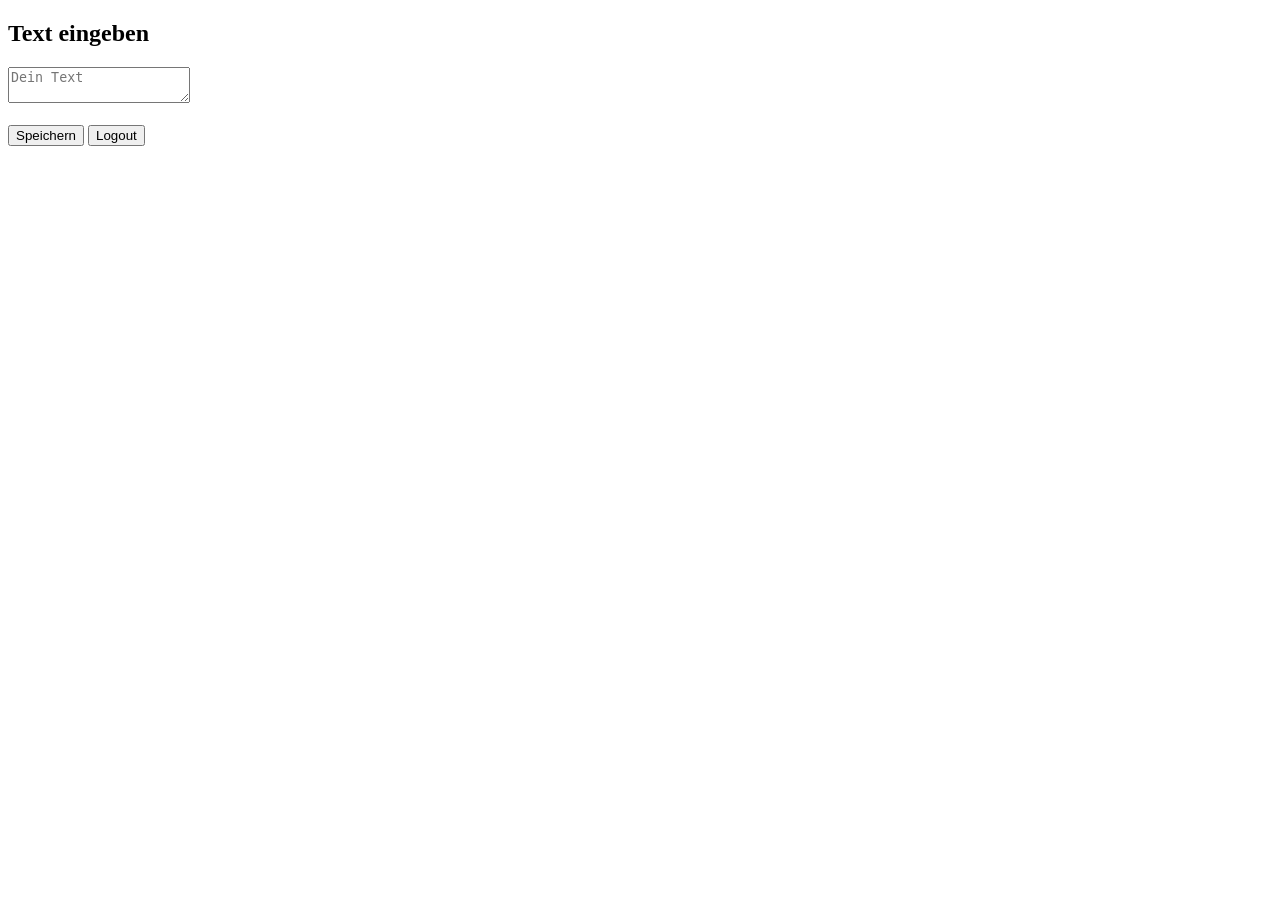
<file: input.html>
<!DOCTYPE html>
<html lang="de">
<head>
  <meta charset="UTF-8" />
  <title>Input Page</title>
</head>
<body>
  <h2>Text eingeben</h2>

  <textarea id="content" placeholder="Dein Text"></textarea>
  <br /><br />

  <button id="Speichern">Speichern</button>
  <button id="Logout">Logout</button>

  <p id="status"></p>

  <script type="module">
    import { createClient } from "https://esm.sh/@supabase/supabase-js@2";

    const supabaseUrl = "https://kmhwwdsuzphkpfupkynf.supabase.co";
    const supabaseKey = "sb_publishable_7ih4VSPUkXVfHkBa7lrDCA_mO_d0pW1";

    const supabase = createClient(supabaseUrl, supabaseKey);

    // check auth
    const { data: { session } } = await supabase.auth.getSession();

    if (!session) {
      window.location.href = "index.html"; // not logged in
    }

    const user = session.user;

    async function saveText() {
      const content = document.getElementById("content").value;

      const { error } = await supabase
        .from("texts")
        .insert([
          {
            content: content,
            user_id: user.id
          }
        ]);

      document.getElementById("status").innerText =
        error ? error.message : "Gespeichert!";
    }

    async function logout() {
      await supabase.auth.signOut();
      window.location.href = "login.html";
    }

    document.getElementById("Speichern").addEventListener("click", saveText);
    document.getElementById("Logout").addEventListener("click", logout);
  </script>
</body>
</html>
</file>
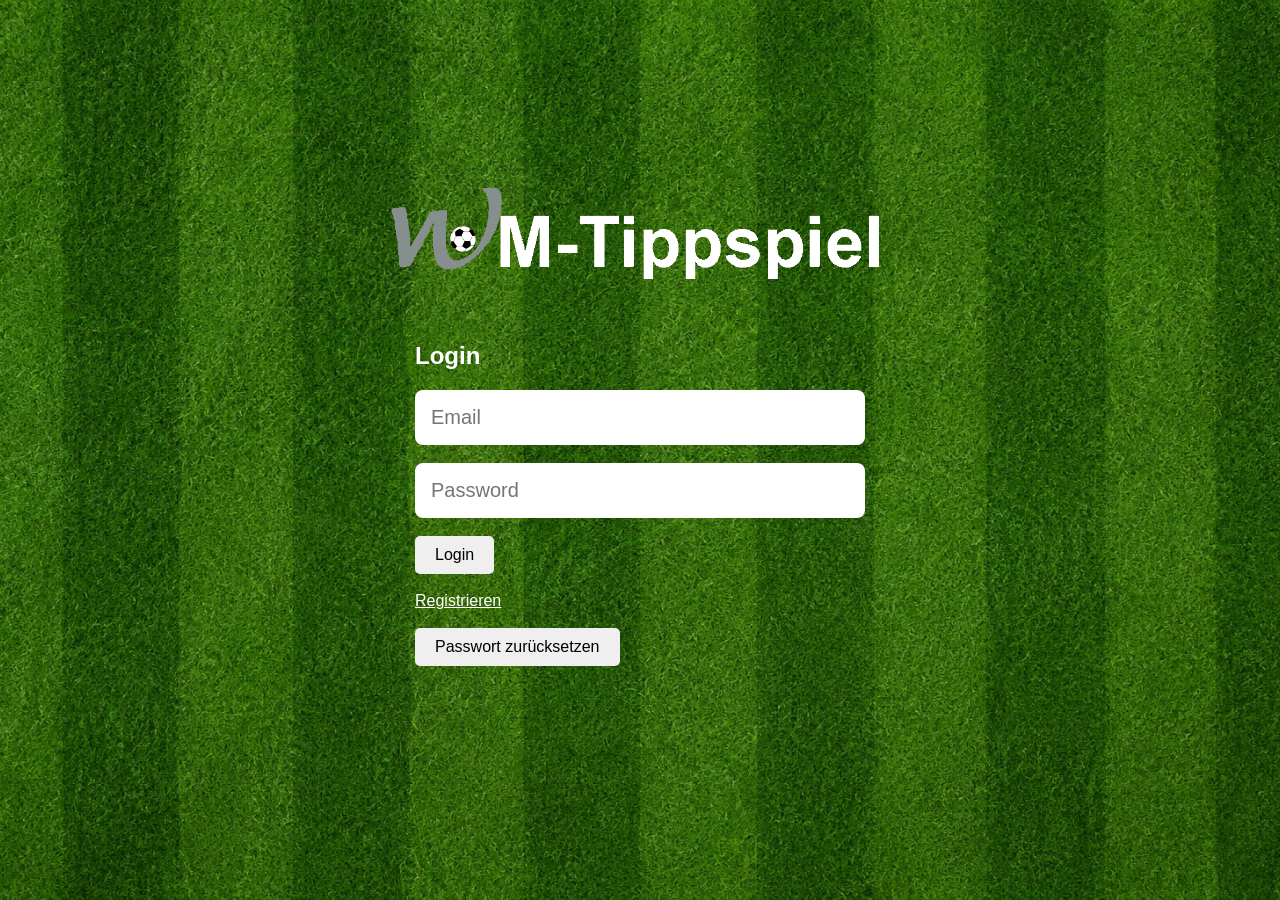
<file: login.html>
<!DOCTYPE html>
<html lang="de">
<head>
  <meta charset="UTF-8">
  <title>Supabase Login Demo</title>

  <style>
    body {
  font-family: Arial, sans-serif;
  background-image: url("rasen chatgpt.png");
  background-size: cover;
  background-position: center;
  background-repeat: no-repeat;
  background-attachment: fixed;

  margin: 0;
  min-height: 100vh;

  display: flex;
  flex-direction: column;
  justify-content: center;
  align-items: center;
}

    #header {
  display: flex;
  justify-content: center;
}

    #logo-container {
      position: relative;
      display: inline-block;
    }

    #logo {
      width: 510px;
      height: auto;
    }

    #ball-wrapper {
      position: absolute;
      left: 15.2%;
      top: 56%;
      transform: translate(-50%, -50%);
      animation: flug 1.5s ease-out forwards;
    }

    #ball {
      width: 26px;
      height: 26px;
      animation: spin 15s linear infinite;
    }

    #container {
  width: 450px;
  margin-top: 10px;
  padding: 30px;
  background: transparent;
}

    #container h2,
    #container p,
    #container a {
      color: white;
    }

    input {
  width: 100%;
  padding: 16px;
  border-radius: 8px;
  border: none;
  font-size: 20px;
  box-sizing: border-box;
}

    button {
      padding: 10px 20px;
      border: none;
      border-radius: 5px;
      cursor: pointer;
      font-size: 16px;
    }

    @keyframes spin {
      from { transform: rotate(0deg); }
      to { transform: rotate(360deg); }
    }

    @keyframes flug {
      from {
        transform:
          translate(-50%, -50%)
          translate(430px, 400px);
      }

      to {
        transform:
          translate(-50%, -50%)
          translate(0, 0);
      }
    }
  </style>
</head>

<body>

  <div id="header">
    <div id="logo-container">
      <img id="logo" src="logo mit titel final.png" alt="WiG Tippspiel">

      <span id="ball-wrapper">
        <img id="ball" src="fussball_ohne_schatten.png" alt="Ball">
      </span>
    </div>
  </div>
  <div id="container">
    <h2>Login</h2>

    <input id="email" type="email" placeholder="Email" />
    <br /><br />
    <input id="password" type="password" placeholder="Password" />
    <br /><br />

    <button id="login">Login</button>
    <br/><br/>
    <a href="signup.html">Registrieren</a>
    <br/><br/>
    <button id="pswd-reset">Passwort zurücksetzen</button>

    <p id="status"></p>

    <script type="module">
      import { createClient } from "https://esm.sh/@supabase/supabase-js@2";

      const supabaseUrl = "https://kmhwwdsuzphkpfupkynf.supabase.co";
      const supabaseKey = "sb_publishable_7ih4VSPUkXVfHkBa7lrDCA_mO_d0pW1";

      const supabase = createClient(supabaseUrl, supabaseKey);

      async function redirect(){
        // Session abfragen und Userdaten extrahieren
        const { data: { session } } = await supabase.auth.getSession();
        if (!session) return;
        const user = session.user;
        // Wenn schon eingeloggt -> Überprüfung, ob Profil vervollständigt ist. Ja->Alles.html | Nein->profil.html
        const { count, error } = await supabase
          .from('users')
          .select('*', { count: 'exact', head: true })
          .eq('user_ID', user.id);

        if (error || count < 1) {
          window.location.href = "profil.html";
        } else {
          window.location.href = "index.html";
        }
      }

      async function login() {
        const email = document.getElementById("email").value;
        const password = document.getElementById("password").value;

        const { data, error } = await supabase.auth.signInWithPassword({
          email,
          password
        });

        if (error) {
          document.getElementById("status").innerText = error.message;
          return;
        }

        if (!data?.session) {
          await new Promise(resolve => setTimeout(resolve, 300));
        }

        redirect();
      }

      async function reset(){
        const email = document.getElementById("email").value;
        const { data, error } = await supabase.auth.resetPasswordForEmail(email, {redirectTo: 'https://wig-wm.de/update-password.html'});
      }

      redirect();

      document.getElementById("login").addEventListener("click", login);
      document.getElementById("pswd-reset").addEventListener("click", reset);

    </script>
  </div>
</body>
</html>
</file>
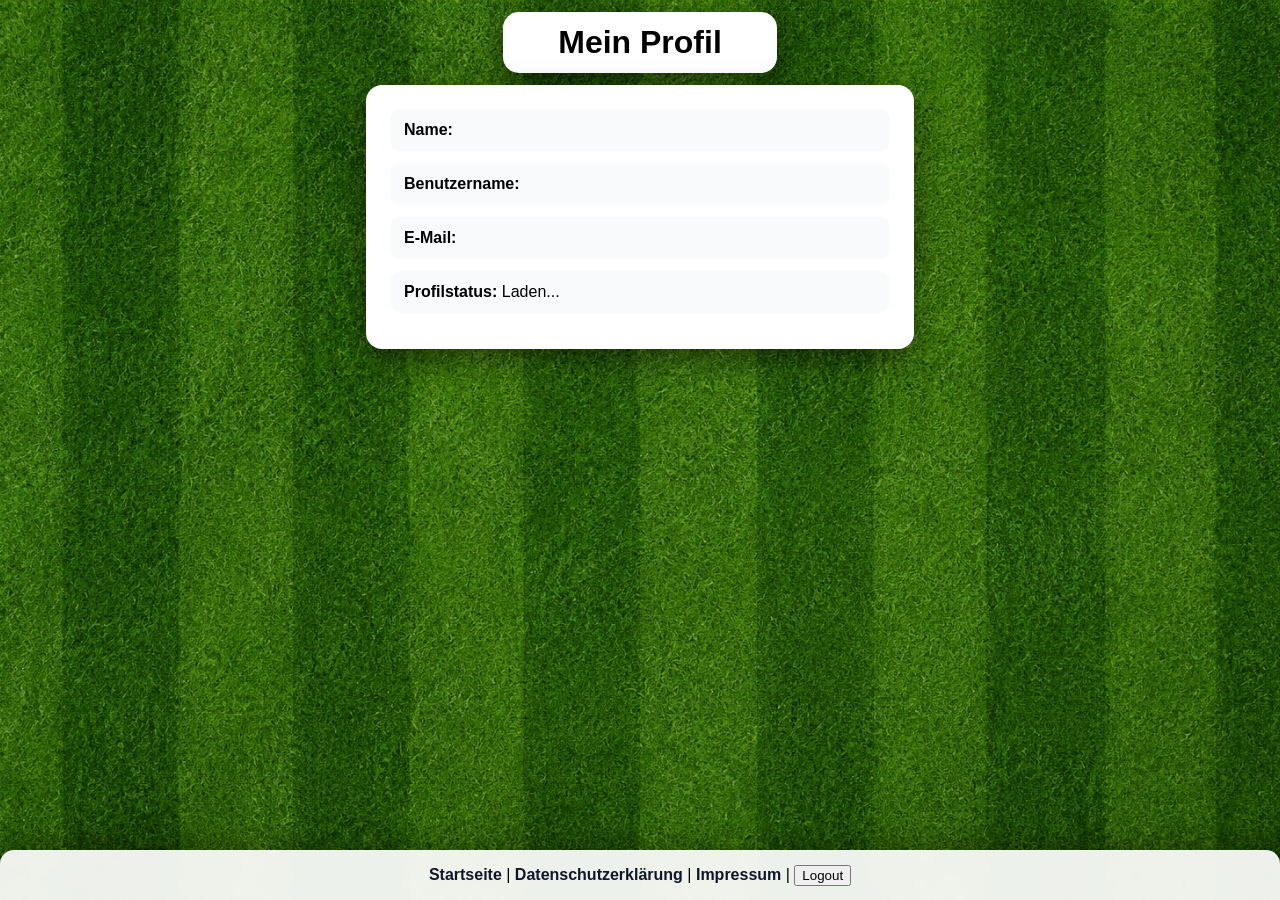
<file: profil.html>
<!DOCTYPE html>
<html lang="de">
<head>
    <meta charset="UTF-8">
    <title>Profilseite</title>

   <style>
    body {
        font-family: Arial, sans-serif;
        background-image: url("rasen chatgpt.png");
        background-size: cover;
        background-position: center;
        background-repeat: no-repeat;
        background-attachment: fixed;
    }

    h1 {
      text-align: center;
      margin-bottom: 24px;
      max-width: 250px;
      margin: 12px auto;
      background: white;
      padding: 12px;
      border-radius: 16px;
      box-shadow: 0 10px 30px rgba(0, 0, 0, 0.5);
    }

    .profil {
      max-width: 500px;
      margin: 12px auto;
      background: white;
      padding: 24px;
      border-radius: 16px;
      box-shadow: 0 10px 30px rgba(0, 0, 0, 0.5);
    }

    .profil p {
      padding: 12px 14px;
      background: #f8fafc;
      border-radius: 10px;
      margin: 0 0 12px;
    }

    #ausgabe {
      max-width: 500px;
      margin: 16px auto 0;
      color: #b91c1c;
      font-weight: bold;
    }

    footer {
      position: fixed;
      left: 0;
      right: 0;
      bottom: 0;
      max-width: 100%;
      margin: 0;
      padding: 12px 16px;
      text-align: center;
      background: rgba(255, 255, 255, 0.92);
      border-radius: 14px 14px 0 0;
      box-shadow: 0 -8px 24px rgba(0, 0, 0, 0.28);
      backdrop-filter: blur(4px);
      z-index: 1000;
    }

    footer p {
      margin: 0;
      line-height: 1.6;
    }

    footer a {
      color: #0f172a;
      text-decoration: none;
      font-weight: 600;
    }

    footer a:hover {
      text-decoration: underline;
    }
  </style>

</head>
<body>

    <h1>Mein Profil</h1>

    <div class="profil">
        <p><strong>Name:</strong> <span id="name"></span></p>
        <p><strong>Benutzername:</strong> <span id="username"></span></p>
        <p><strong>E-Mail:</strong> <span id="email"></span></p>
        <p><strong>Profilstatus:</strong> <span id="profile_status">Laden...</span></p>
    </div>

    <div id="profile_completion" style="max-width: 500px; margin: 0 auto 24px; background: #f8fafc; padding: 16px; border-radius: 10px; display: none;">
        <h2>Profil vervollständigen</h2>
        <input id="input_vorname" type="text" placeholder="Vorname" style="width:100%; padding:12px; margin-bottom:10px; border-radius:8px; border:1px solid #ccc;" />
        <input id="input_name" type="text" placeholder="Nachname" style="width:100%; padding:12px; margin-bottom:10px; border-radius:8px; border:1px solid #ccc;" />
        <input id="input_username" type="text" placeholder="Benutzername" style="width:100%; padding:12px; margin-bottom:10px; border-radius:8px; border:1px solid #ccc;" />
        <button id="save-profile" style="padding:10px 20px; margin-top:10px;">Profil speichern</button>
        <p id="status" style="margin-top:12px; color:#b91c1c;"></p>
    </div>

    <div id="ausgabe"></div>

    <footer>
      <p>
        <a href="index.html">Startseite</a> |
        <a href="datenschutzerklärung.html">Datenschutzerklärung</a>  |
        <a href="impressum.html">Impressum</a>    | 
        <button id="logout">Logout</button> 
      </p>
    </footer>
    
 <!--Logik und DB-Verbindung mit JavaScript -->
  <script type="module">

    
     //---------------------------------------------------------------------
    //Supabase Verbindung (nicht ändern!!)
    //----------------------------------------------------------------------
    import { createClient } from "https://esm.sh/@supabase/supabase-js@2";

    const supabaseUrl = "https://kmhwwdsuzphkpfupkynf.supabase.co";
    const supabaseKey = "sb_publishable_7ih4VSPUkXVfHkBa7lrDCA_mO_d0pW1";

    const supabase = createClient(supabaseUrl, supabaseKey);

    //session holen passiert in jeder funktion die das braucht selbst. 

    async function loadProfile() {
        const { data: { session }, error: authError } = await supabase.auth.getSession();

        if (authError || !session) {
            window.location.href = "login.html";
            return;
        }

        const user = session.user;
        document.getElementById("email").innerText = user.email || "-";

        const { data: profile, error } = await supabase
            .from("users")
            .select("username, Vorname, Name")
            .eq("user_ID", user.id)
            .maybeSingle();

        if (error) {
            document.getElementById("ausgabe").innerText = error.message;
            return;
        }

        if (!profile) {
            document.getElementById("profile_status").innerText = "Profil unvollständig";
            document.getElementById("profile_completion").style.display = "block";
            document.getElementById("name").innerText = "-";
            document.getElementById("username").innerText = "-";
            return;
        }

        document.getElementById("profile_status").innerText = "Profil vollständig";
        document.getElementById("name").innerText = `${profile.Vorname || ""} ${profile.Name || ""}`.trim();
        document.getElementById("username").innerText = profile.username || "-";
        document.getElementById("input_vorname").value = profile.Vorname || "";
        document.getElementById("input_name").value = profile.Name || "";
        document.getElementById("input_username").value = profile.username || "";
        document.getElementById("profile_completion").style.display = "none";
    }

    async function saveProfile() {
        const { data: { session }, error: authError } = await supabase.auth.getSession();
        if (authError || !session) {
            window.location.href = "login.html";
            return;
        }

        const user = session.user;
        const vorname = document.getElementById("input_vorname").value.trim();
        const name = document.getElementById("input_name").value.trim();
        const username = document.getElementById("input_username").value.trim();
        const status = document.getElementById("status");

        status.innerText = "";

        if (!vorname || !name || !username) {
            status.innerText = "Bitte Vorname, Nachname und Benutzername ausfüllen.";
            return;
        }

        const { error } = await supabase.from("users").upsert([
            {
                user_ID: user.id,
                username: username,
                Vorname: vorname,
                Name: name
            }
        ], { onConflict: "user_ID" });

        if (error) {
            status.innerText = error.message;
            return;
        }

        await loadProfile();
        status.innerText = "Profil gespeichert.";
    }

    async function logout() {
        await supabase.auth.signOut();
        window.location.href = "login.html";
    }

    document.getElementById("logout").addEventListener("click", logout);
    document.getElementById("save-profile").addEventListener("click", saveProfile);

    loadProfile();

</script> 
</body>
</html>
</file>
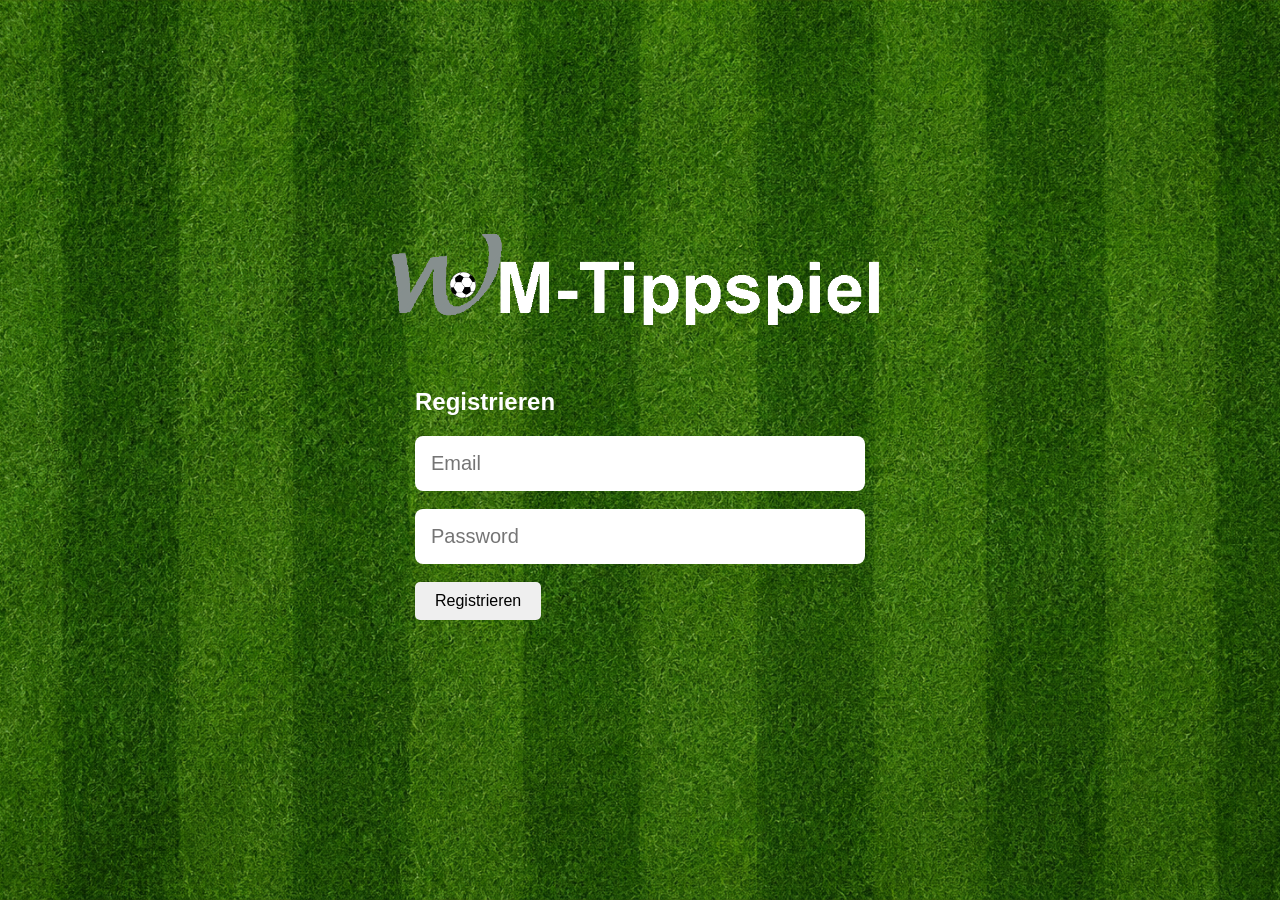
<file: signup.html>
<!DOCTYPE html>
<html lang="de">
<head>
  <meta charset="UTF-8">
  <title>Supabase Login Demo</title>

  <style>
    body {
  font-family: Arial, sans-serif;
  background-image: url("rasen chatgpt.png");
  background-size: cover;
  background-position: center;
  background-repeat: no-repeat;
  background-attachment: fixed;

  margin: 0;
  min-height: 100vh;

  display: flex;
  flex-direction: column;
  justify-content: center;
  align-items: center;
}

    #header {
  display: flex;
  justify-content: center;
}

    #logo-container {
      position: relative;
      display: inline-block;
    }

    #logo {
      width: 510px;
      height: auto;
    }

    #ball-wrapper {
      position: absolute;
      left: 15.2%;
      top: 56%;
      transform: translate(-50%, -50%);
      animation: flug 1.5s ease-out forwards;
    }

    #ball {
      width: 26px;
      height: 26px;
      animation: spin 15s linear infinite;
    }

    #container {
  width: 450px;
  margin-top: 10px;
  padding: 30px;
  background: transparent;
}

    #container h2,
    #container p,
    #container a {
      color: white;
    }

    input {
  width: 100%;
  padding: 16px;
  border-radius: 8px;
  border: none;
  font-size: 20px;
  box-sizing: border-box;
}

    button {
      padding: 10px 20px;
      border: none;
      border-radius: 5px;
      cursor: pointer;
      font-size: 16px;
    }

    @keyframes spin {
      from { transform: rotate(0deg); }
      to { transform: rotate(360deg); }
    }

    @keyframes flug {
      from {
        transform:
          translate(-50%, -50%)
          translate(430px, 400px);
      }

      to {
        transform:
          translate(-50%, -50%)
          translate(0, 0);
      }
    }
  </style>
</head>

<body>

  <div id="header">
    <div id="logo-container">
      <img id="logo" src="logo mit titel final.png" alt="WiG Tippspiel">

      <span id="ball-wrapper">
        <img id="ball" src="fussball_ohne_schatten.png" alt="Ball">
      </span>
    </div>
  </div>
  <div id="container">
    <h2>Registrieren</h2>

    <input id="email" type="email" placeholder="Email" />
    <br /><br />
    <input id="password" type="password" placeholder="Password" />
    <br /><br />

    <button id="signup">Registrieren</button>

    <p id="status"></p>

    <script type="module">
      import { createClient } from "https://esm.sh/@supabase/supabase-js@2";

      const supabaseUrl = "https://kmhwwdsuzphkpfupkynf.supabase.co";
      const supabaseKey = "sb_publishable_7ih4VSPUkXVfHkBa7lrDCA_mO_d0pW1";

      const supabase = createClient(supabaseUrl, supabaseKey);

      // redirect if already logged in
      const { data: { session } } = await supabase.auth.getSession();
      if (session) {
        window.location.href = "login.html";
      }

      async function signup() {
        const email = document.getElementById("email").value;
        const password = document.getElementById("password").value;

        const { error } = await supabase.auth.signUp({ email, password });

        document.getElementById("status").innerText =
          error ? error.message : "Signup erfolgreich! Schauen Sie in ihren E-Mails";
      }

      document.getElementById("signup").addEventListener("click", signup);

    </script>
  </div>
</body>
</html>
</file>
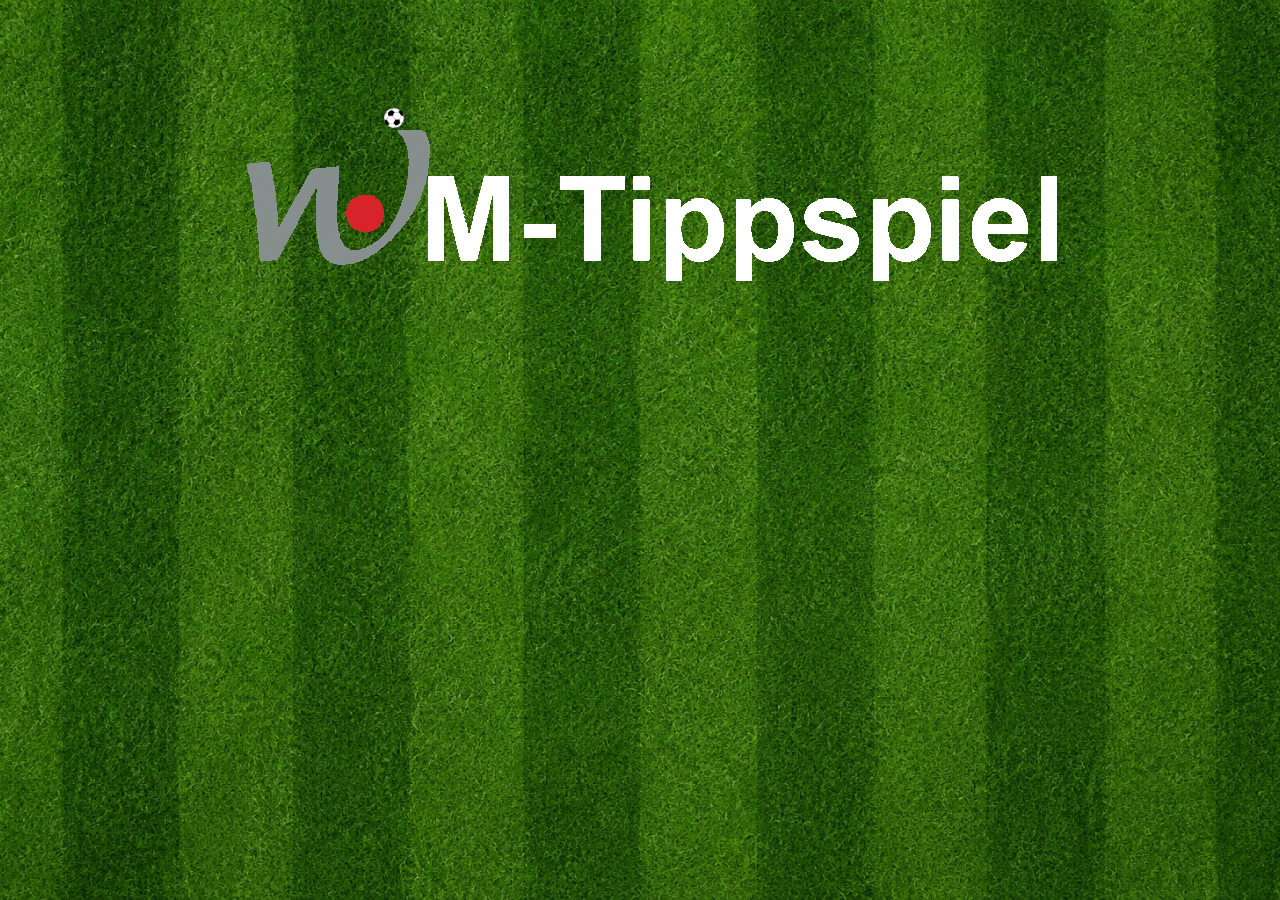
<file: tippen.html>
<!DOCTYPE html> 
<html lang="de"> 
<head> 
    <meta charset="UTF-8"> 
    <title>WM 2026 Tippspiel</title> 
  <style>
      
@font-face {
      font-family: 'MeineSchrift';
      src: url('GREGH___.ttf');
    }

    body {
      font-family: Arial, sans-serif;
      background-image: url("rasen chatgpt.png");
      background-size: cover;
      background-position: center;
      background-repeat: no-repeat;
      background-attachment: fixed;
      text-align: center;
      margin: 40px;
      padding-top: 200px;
      position: relative;
    }
      
 #header {
      display: flex;
      flex-direction: row;   /* Nebeneinander auch auf dem Smartphone */
      align-items: center;
      justify-content: center;
      gap: 15px;
      margin-top: -120px;
      text-align: center;
      flex-wrap: wrap;       /* Verhindert Überlaufen auf kleinen Displays */
    }

      
    #title {
      position: relative;
      top: 0;
      left: 0;
      font-size: clamp(40px, 6vw, 120px);
      color: white;
    }

      /* evlt entsorgen: 
    #wirsberg-logo {
      height: 150px;
    }
*/

    #logo-container {
      position: relative;
      display: inline-block;
    }

    #logo {
        display: inline-block;
        position: relative;
        left: 20px;   
        right: 20px;  
        top: 10px;    
        bottom: 10px; 
        font-size: 90px;
        
        /*hier ÄNderungen von Steven -- >nochmal abgleichen mit Max Gr.*/
        font-family: 'MeineSchrift', sans-serif; 
        color: white;
        font-weight: bold;
        letter-spacing: 0px;
        text-shadow: 3px 3px 8px rgba(0,0,0,0.3);
    }

    #ball-wrapper {
      position: absolute;
      left: 21%;
      top: 68,5%;
      transform: translate(-50%,-50%);
      animation: flug 1.5s ease-out forwards;
    }

    #ball {
      width: 20px;
      height: 20px;
      font-size: 38px;
      line-height: 44px;
      position: relative;
      z-index: 2;
      display: inline-block;
      animation: spin 15s linear infinite;
    }


    #name {
      margin-top: 50px;
    }

    label {
      font-size: 28px;
      font-weight: bold;
      color: white;
      text-shadow: 2px 2px 6px rgba(0,0,0,0.6);
    }

    #team_a, #team_b {
      font-size: 28px;
      color: white;
      text-shadow: 2px 2px 8px rgba(0,0,0,0.7);
    }

    .cursor {
      animation: blink 0.8s infinite;
      color: white;
      font-weight: bold;
      margin-left: 2px;
    }

  @keyframes blink {
      0%, 100% { opacity: 1; }
      50% { opacity: 0; }
    }

    @keyframes spin {
      0% { transform: rotate(0deg); }
      100% { transform: rotate(360deg); }
    }

    @keyframes flug {
        from {
            transform: translate(-50%, -50%) translate(800px, 400px);
        }
        to {
            transform: translate(-50%, -50%) translate(0, 0);
        }
    }


    button {
      padding: 10px 20px;
      border-radius: 5px;
      border: none;
      background-color: red;
      color: white;
      cursor: pointer;
    }

    button:disabled {
      background-color: #ccc;
      cursor: not-allowed;
    }


    .info-badge {
      display: inline-flex;
      align-items: center;
      gap: 5px;
      background-color: #e6f2ff;
      color: #0066cc;
      padding: 4px 8px;
      border-radius: 12px;
      font-size: 12px;
      font-weight: bold;
      font-family: Arial, sans-serif;
      cursor: pointer;
      position: relative;
    }

    .info-badge::after {
      content: "Noch zu tippende Spiele";
      position: absolute;
      bottom: 140%;
      right: 0; 
      background-color: #0066cc;
      color: white;
      padding: 6px 10px;
      border-radius: 5px;
      font-size: 12px;
      font-family: Arial, sans-serif;
      font-weight: normal;
      white-space: nowrap;
      visibility: hidden;
      opacity: 0;
      transition: opacity 0.2s ease-in-out;
      pointer-events: none;
      z-index: 999;
      box-shadow: 0px 2px 5px rgba(0,0,0,0.2);
    }

    .info-badge::before {
      content: "";
      position: absolute;
      bottom: 120%;
      right: 25px; 
      border-width: 6px;
      border-style: solid;
      border-color: #0066cc transparent transparent transparent;
      visibility: hidden;
      opacity: 0;
      transition: opacity 0.2s ease-in-out;
      pointer-events: none;
      z-index: 999;
    }

    .info-badge:hover::after, .info-badge:hover::before,
    .info-badge.active::after, .info-badge.active::before {
      visibility: visible;
      opacity: 1;
    }

    .info-icon-blue {
      color: white;
      background-color: #0066cc;
      border-radius: 50%;
      width: 16px;
      height: 16px;
      font-size: 11px;
      line-height: 16px;
      text-align: center;
      font-family: "Georgia", serif;
      font-weight: bold;
      display: inline-block;
    }
  </style>
</head>      

    <body>

<div id="header">
  <div id="logo-container">
    <img id="logo" src="logo mit titel final.png">
    <span id="ball-wrapper">
        <img id="ball" src="fussball_ohne_schatten.png">
    </span>
  </div>
</div>
<br>


        
    </body>
      
</html>
</file>
